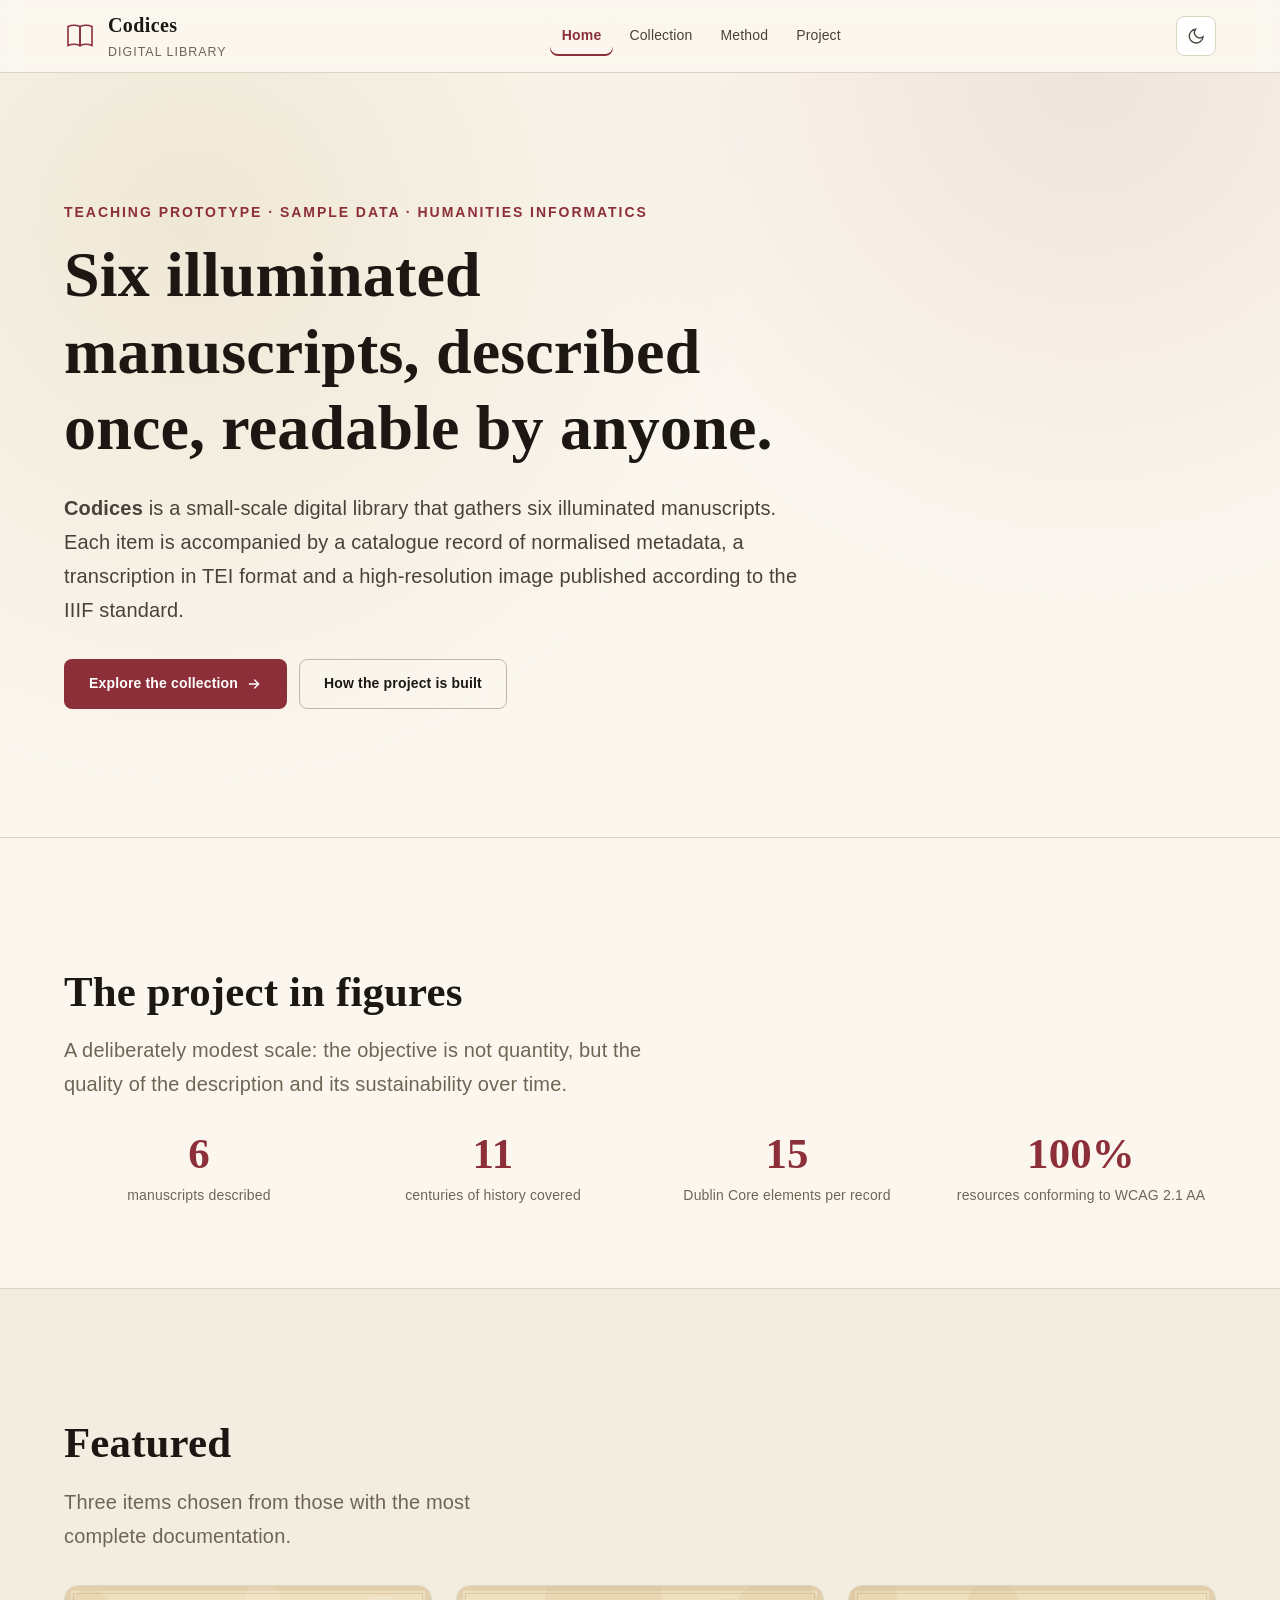
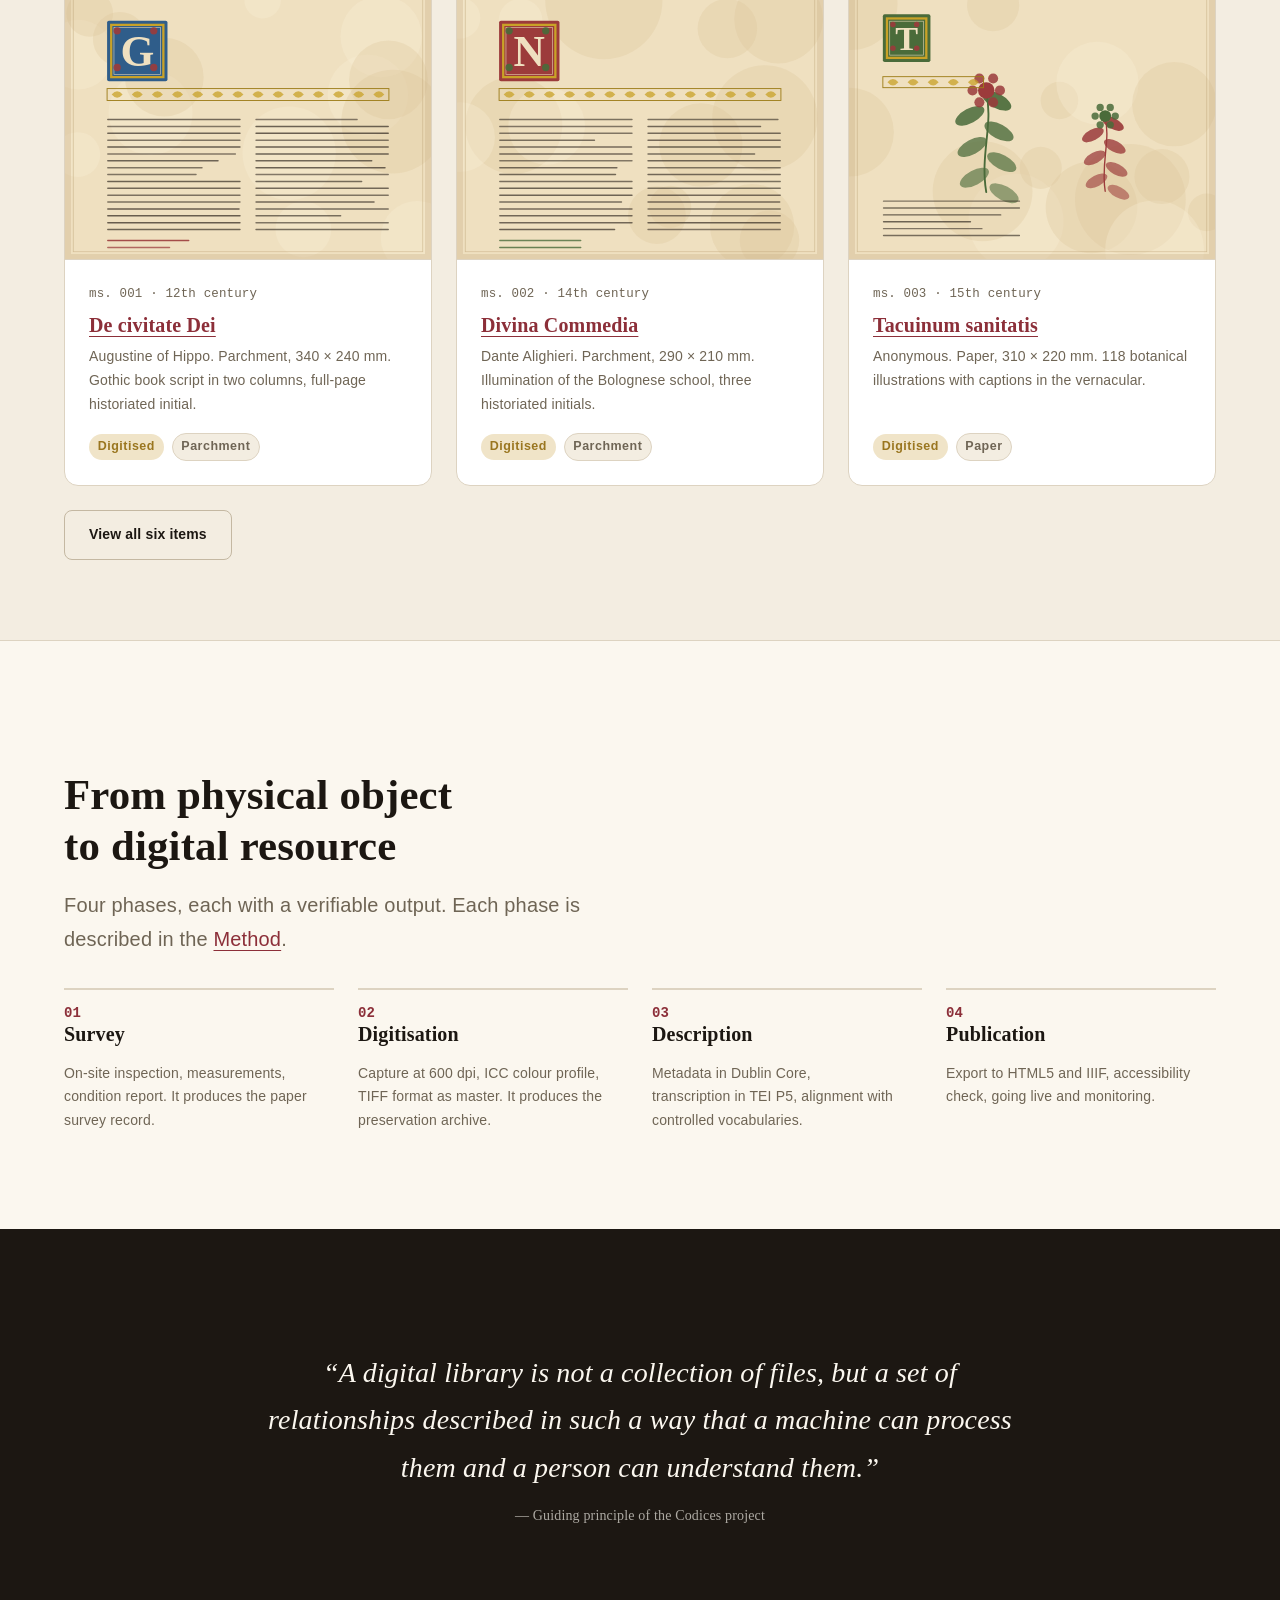
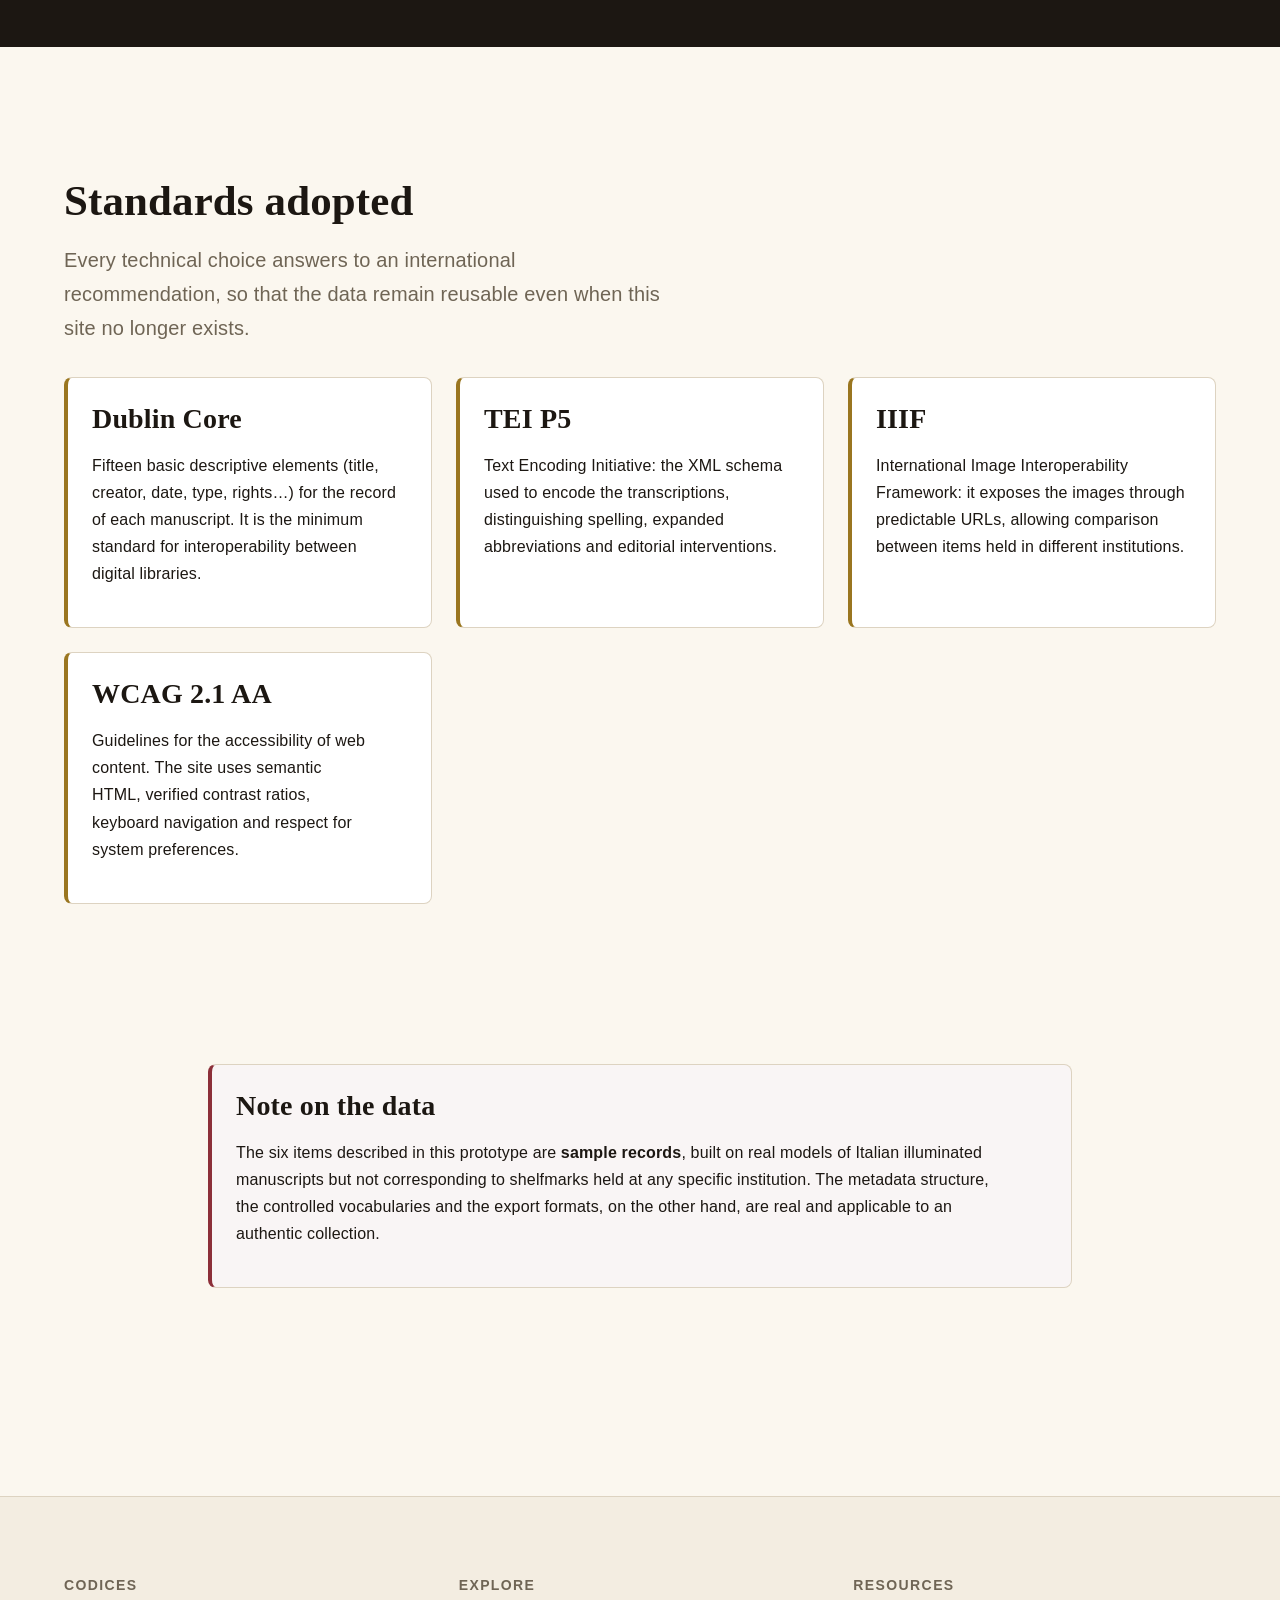
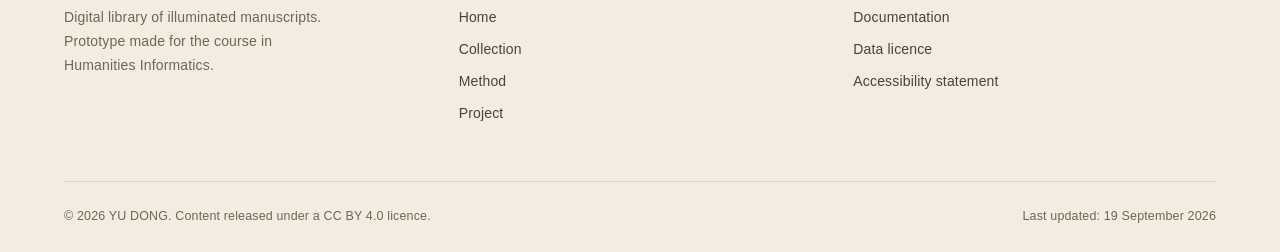
<file: site/index.html>
<!DOCTYPE html>
<html lang="en" data-tema="chiaro">
<head>
  <meta charset="UTF-8">
  <meta name="viewport" content="width=device-width, initial-scale=1">
  <title>Codices — Digital library of illuminated manuscripts</title>
  <meta name="description" content="Codices is a digital library that describes and makes accessible six illuminated manuscripts, with Dublin Core metadata, TEI transcriptions and IIIF images.">
  <meta name="author" content="YU DONG">
  <meta name="theme-color" content="#fbf7ef">

  <!-- Open Graph: how the link appears when it is shared on social media -->
  <meta property="og:type" content="website">
  <meta property="og:title" content="Codices — Digital library of illuminated manuscripts">
  <meta property="og:description" content="Six illuminated manuscripts described with normalised metadata and made accessible to all.">
  <meta property="og:locale" content="en_US">

  <link rel="icon" href="assets/favicon.svg" type="image/svg+xml">
  <link rel="stylesheet" href="css/style.css">

  <!-- The theme is applied before the first paint of the page, so the classic
       "flash" of the wrong colour on load is not visible. -->
  <script>
    (function () {
      try {
        var salvato = localStorage.getItem('codices-tema');
        var preferito = window.matchMedia('(prefers-color-scheme: dark)').matches ? 'scuro' : 'chiaro';
        document.documentElement.setAttribute('data-tema', salvato || preferito);
      } catch (e) { /* localStorage not available: the light theme is kept */ }
    })();
  </script>
</head>

<body>
  <a class="salta-al-contenuto" href="#contenuto-principale">Skip to main content</a>

  <!-- ===== Header ======================================================= -->
  <header class="intestazione">
    <div class="contenitore intestazione__interno">
      <a class="marchio" href="index.html">
        <svg class="marchio__simbolo" viewBox="0 0 32 32" fill="none" stroke="currentColor"
             stroke-width="1.6" aria-hidden="true">
          <path d="M4 6.5c4-1.6 8-1.6 12 0v19c-4-1.6-8-1.6-12 0z"/>
          <path d="M28 6.5c-4-1.6-8-1.6-12 0v19c4-1.6 8-1.6 12 0z"/>
          <path d="M16 6.5v19" stroke-width="1"/>
        </svg>
        <span>
          Codices
          <span class="marchio__sottotitolo">Digital library</span>
        </span>
      </a>

      <nav class="nav" id="nav-principale" aria-label="Main navigation">
        <ul class="nav__elenco">
          <li><a class="nav__voce" href="index.html" aria-current="page">Home</a></li>
          <li><a class="nav__voce" href="collezione.html">Collection</a></li>
          <li><a class="nav__voce" href="metodo.html">Method</a></li>
          <li><a class="nav__voce" href="progetto.html">Project</a></li>
        </ul>
      </nav>

      <div class="azioni-intestazione">
        <button class="bottone-tema" type="button" id="bottone-tema"
                aria-label="Switch to dark theme" aria-pressed="false">
          <svg class="icona-luna" viewBox="0 0 24 24" fill="none" stroke="currentColor"
               stroke-width="1.8" stroke-linecap="round" aria-hidden="true">
            <path d="M21 12.8A9 9 0 1 1 11.2 3a7 7 0 0 0 9.8 9.8z"/>
          </svg>
          <svg class="icona-sole" viewBox="0 0 24 24" fill="none" stroke="currentColor"
               stroke-width="1.8" stroke-linecap="round" aria-hidden="true">
            <circle cx="12" cy="12" r="4"/>
            <path d="M12 2v2M12 20v2M4.9 4.9l1.4 1.4M17.7 17.7l1.4 1.4M2 12h2M20 12h2M4.9 19.1l1.4-1.4M17.7 6.3l1.4-1.4"/>
          </svg>
        </button>

        <button class="bottone-menu" type="button" id="bottone-menu"
                aria-label="Open the navigation menu" aria-expanded="false"
                aria-controls="nav-principale">
          <svg viewBox="0 0 24 24" fill="none" stroke="currentColor" stroke-width="1.8"
               stroke-linecap="round" aria-hidden="true">
            <path d="M3 6h18M3 12h18M3 18h18"/>
          </svg>
        </button>
      </div>
    </div>
  </header>

  <main id="contenuto-principale">

    <!-- ===== Opening section ============================================= -->
    <section class="eroe">
      <div class="contenitore">
        <div class="eroe__testo">
          <!-- The notice about the nature of the prototype is here, above the
               title, and not at the bottom of the page: the comprehension test
               showed that those who stop in the first seconds never reach the
               notice at the bottom. See the Communication Plan, § 9.2. -->
          <p class="occhiello">
            Teaching prototype · Sample data · Humanities Informatics
          </p>
          <h1>Six illuminated manuscripts, described once, readable by anyone.</h1>
          <p class="eroe__descrizione">
            <strong>Codices</strong> is a small-scale digital library that gathers six
            illuminated manuscripts. Each item is accompanied by a catalogue record of
            normalised metadata, a transcription in TEI format and a high-resolution
            image published according to the IIIF standard.
          </p>
          <div class="gruppo-bottoni">
            <a class="bottone" href="collezione.html">
              Explore the collection
              <svg width="16" height="16" viewBox="0 0 24 24" fill="none" stroke="currentColor"
                   stroke-width="2" stroke-linecap="round" aria-hidden="true">
                <path d="M5 12h14M13 6l6 6-6 6"/>
              </svg>
            </a>
            <a class="bottone bottone--secondario" href="metodo.html">How the project is built</a>
          </div>
        </div>
      </div>
    </section>

    <!-- ===== Project figures ============================================= -->
    <section class="sezione" aria-labelledby="titolo-numeri">
      <div class="contenitore">
        <div class="intestazione-sezione">
          <h2 id="titolo-numeri">The project in figures</h2>
          <p class="sottotitolo">
            A deliberately modest scale: the objective is not quantity,
            but the quality of the description and its sustainability over time.
          </p>
        </div>

        <ul class="statistiche">
          <li class="statistica">
            <span class="statistica__numero">6</span>
            <span class="statistica__etichetta">manuscripts described</span>
          </li>
          <li class="statistica">
            <span class="statistica__numero">11</span>
            <span class="statistica__etichetta">centuries of history covered</span>
          </li>
          <li class="statistica">
            <span class="statistica__numero">15</span>
            <span class="statistica__etichetta">Dublin Core elements per record</span>
          </li>
          <li class="statistica">
            <span class="statistica__numero">100%</span>
            <span class="statistica__etichetta">resources conforming to WCAG 2.1 AA</span>
          </li>
        </ul>
      </div>
    </section>

    <!-- ===== Featured records =========================================== -->
    <section class="sezione sezione--alt" aria-labelledby="titolo-evidenza">
      <div class="contenitore">
        <div class="intestazione-sezione">
          <h2 id="titolo-evidenza">Featured</h2>
          <p class="sottotitolo">
            Three items chosen from those with the most complete documentation.
          </p>
        </div>

        <div class="griglia">

          <article class="scheda">
            <img class="scheda__immagine" src="assets/codice-01.svg"
                 alt="Illuminated page with a historiated initial in gold and red on a blue ground">
            <div class="scheda__corpo">
              <p class="scheda__segnatura">ms. 001 · 12th century</p>
              <h3 class="scheda__titolo">
                <a href="scheda.html">De civitate Dei</a>
              </h3>
              <p class="scheda__meta">
                Augustine of Hippo. Parchment, 340 × 240 mm. Gothic book script
                in two columns, full-page historiated initial.
              </p>
              <div class="scheda__footer">
                <span class="badge">Digitised</span>
                <span class="badge badge--neutro">Parchment</span>
              </div>
            </div>
          </article>

          <article class="scheda">
            <img class="scheda__immagine" src="assets/codice-02.svg"
                 alt="Manuscript page with an initial decorated with foliate motifs">
            <div class="scheda__corpo">
              <p class="scheda__segnatura">ms. 002 · 14th century</p>
              <h3 class="scheda__titolo">
                <a href="scheda.html">Divina Commedia</a>
              </h3>
              <p class="scheda__meta">
                Dante Alighieri. Parchment, 290 × 210 mm. Illumination of the
                Bolognese school, three historiated initials.
              </p>
              <div class="scheda__footer">
                <span class="badge">Digitised</span>
                <span class="badge badge--neutro">Parchment</span>
              </div>
            </div>
          </article>

          <article class="scheda">
            <img class="scheda__immagine" src="assets/codice-03.svg"
                 alt="Herbarium page with coloured botanical illustrations">
            <div class="scheda__corpo">
              <p class="scheda__segnatura">ms. 003 · 15th century</p>
              <h3 class="scheda__titolo">
                <a href="scheda.html">Tacuinum sanitatis</a>
              </h3>
              <p class="scheda__meta">
                Anonymous. Paper, 310 × 220 mm. 118 botanical illustrations with
                captions in the vernacular.
              </p>
              <div class="scheda__footer">
                <span class="badge">Digitised</span>
                <span class="badge badge--neutro">Paper</span>
              </div>
            </div>
          </article>

        </div>

        <div class="gruppo-bottoni">
          <a class="bottone bottone--secondario" href="collezione.html">View all six items</a>
        </div>
      </div>
    </section>

    <!-- ===== How it works =============================================== -->
    <section class="sezione" aria-labelledby="titolo-passi">
      <div class="contenitore">
        <div class="intestazione-sezione">
          <h2 id="titolo-passi">From physical object to digital resource</h2>
          <p class="sottotitolo">
            Four phases, each with a verifiable output. Each phase is described
            in the <a href="metodo.html">Method</a>.
          </p>
        </div>

        <ol class="passi">
          <li>
            <h3>Survey</h3>
            <p>
              On-site inspection, measurements, condition report. It produces the
              paper survey record.
            </p>
          </li>
          <li>
            <h3>Digitisation</h3>
            <p>
              Capture at 600 dpi, ICC colour profile, TIFF format as master.
              It produces the preservation archive.
            </p>
          </li>
          <li>
            <h3>Description</h3>
            <p>
              Metadata in Dublin Core, transcription in TEI P5, alignment
              with controlled vocabularies.
            </p>
          </li>
          <li>
            <h3>Publication</h3>
            <p>
              Export to HTML5 and IIIF, accessibility check, going
              live and monitoring.
            </p>
          </li>
        </ol>
      </div>
    </section>

    <!-- ===== Quotation ================================================== -->
    <section class="fascia-citazione">
      <div class="contenitore">
        <blockquote>
          “A digital library is not a collection of files, but a set of
          relationships described in such a way that a machine can process them
          and a person can understand them.”
          <cite>— Guiding principle of the Codices project</cite>
        </blockquote>
      </div>
    </section>

    <!-- ===== Methodological note ======================================== -->
    <section class="sezione" aria-labelledby="titolo-strumenti">
      <div class="contenitore">
        <div class="intestazione-sezione">
          <h2 id="titolo-strumenti">Standards adopted</h2>
          <p class="sottotitolo">
            Every technical choice answers to an international recommendation,
            so that the data remain reusable even when this site
            no longer exists.
          </p>
        </div>

        <div class="griglia griglia--2">

          <div class="riquadro">
            <h3>Dublin Core</h3>
            <p>
              Fifteen basic descriptive elements (title, creator, date,
              type, rights…) for the record of each manuscript. It is the
              minimum standard for interoperability between digital libraries.
            </p>
          </div>

          <div class="riquadro">
            <h3>TEI P5</h3>
            <p>
              Text Encoding Initiative: the XML schema used to encode the
              transcriptions, distinguishing spelling, expanded abbreviations
              and editorial interventions.
            </p>
          </div>

          <div class="riquadro">
            <h3>IIIF</h3>
            <p>
              International Image Interoperability Framework: it exposes the
              images through predictable URLs, allowing comparison between items
              held in different institutions.
            </p>
          </div>

          <div class="riquadro">
            <h3>WCAG 2.1 AA</h3>
            <p>
              Guidelines for the accessibility of web content. The site uses
              semantic HTML, verified contrast ratios, keyboard navigation and
              respect for system preferences.
            </p>
          </div>

        </div>
      </div>
    </section>

    <!-- ===== Notice on the nature of the data =========================== -->
    <section class="sezione">
      <div class="contenitore contenitore--stretto">
        <div class="riquadro riquadro--attenzione">
          <h3>Note on the data</h3>
          <p>
            The six items described in this prototype are <strong>sample
            records</strong>, built on real models of Italian illuminated
            manuscripts but not corresponding to shelfmarks held at any specific
            institution. The metadata structure, the controlled
            vocabularies and the export formats, on the other hand, are real and
            applicable to an authentic collection.
          </p>
        </div>
      </div>
    </section>

  </main>

  <!-- ===== Footer ======================================================= -->
  <footer class="pie">
    <div class="contenitore">
      <div class="pie__griglia">
        <div>
          <h2>Codices</h2>
          <p class="pie__descrizione">
            Digital library of illuminated manuscripts. Prototype made
            for the course in Humanities Informatics.
          </p>
        </div>
        <div>
          <h3>Explore</h3>
          <ul>
            <li><a href="index.html">Home</a></li>
            <li><a href="collezione.html">Collection</a></li>
            <li><a href="metodo.html">Method</a></li>
            <li><a href="progetto.html">Project</a></li>
          </ul>
        </div>
        <div>
          <h3>Resources</h3>
          <ul>
            <li><a href="progetto.html#documentazione">Documentation</a></li>
            <li><a href="progetto.html#licenza">Data licence</a></li>
            <li><a href="metodo.html#accessibilita">Accessibility statement</a></li>
          </ul>
        </div>
      </div>

      <div class="pie__nota">
        <p>© 2026 YU DONG. Content released under a CC BY 4.0 licence.</p>
        <p>Last updated: <time datetime="2026-09-19">19 September 2026</time></p>
      </div>
    </div>
  </footer>

  <script src="js/main.js"></script>
</body>
</html>
</file>
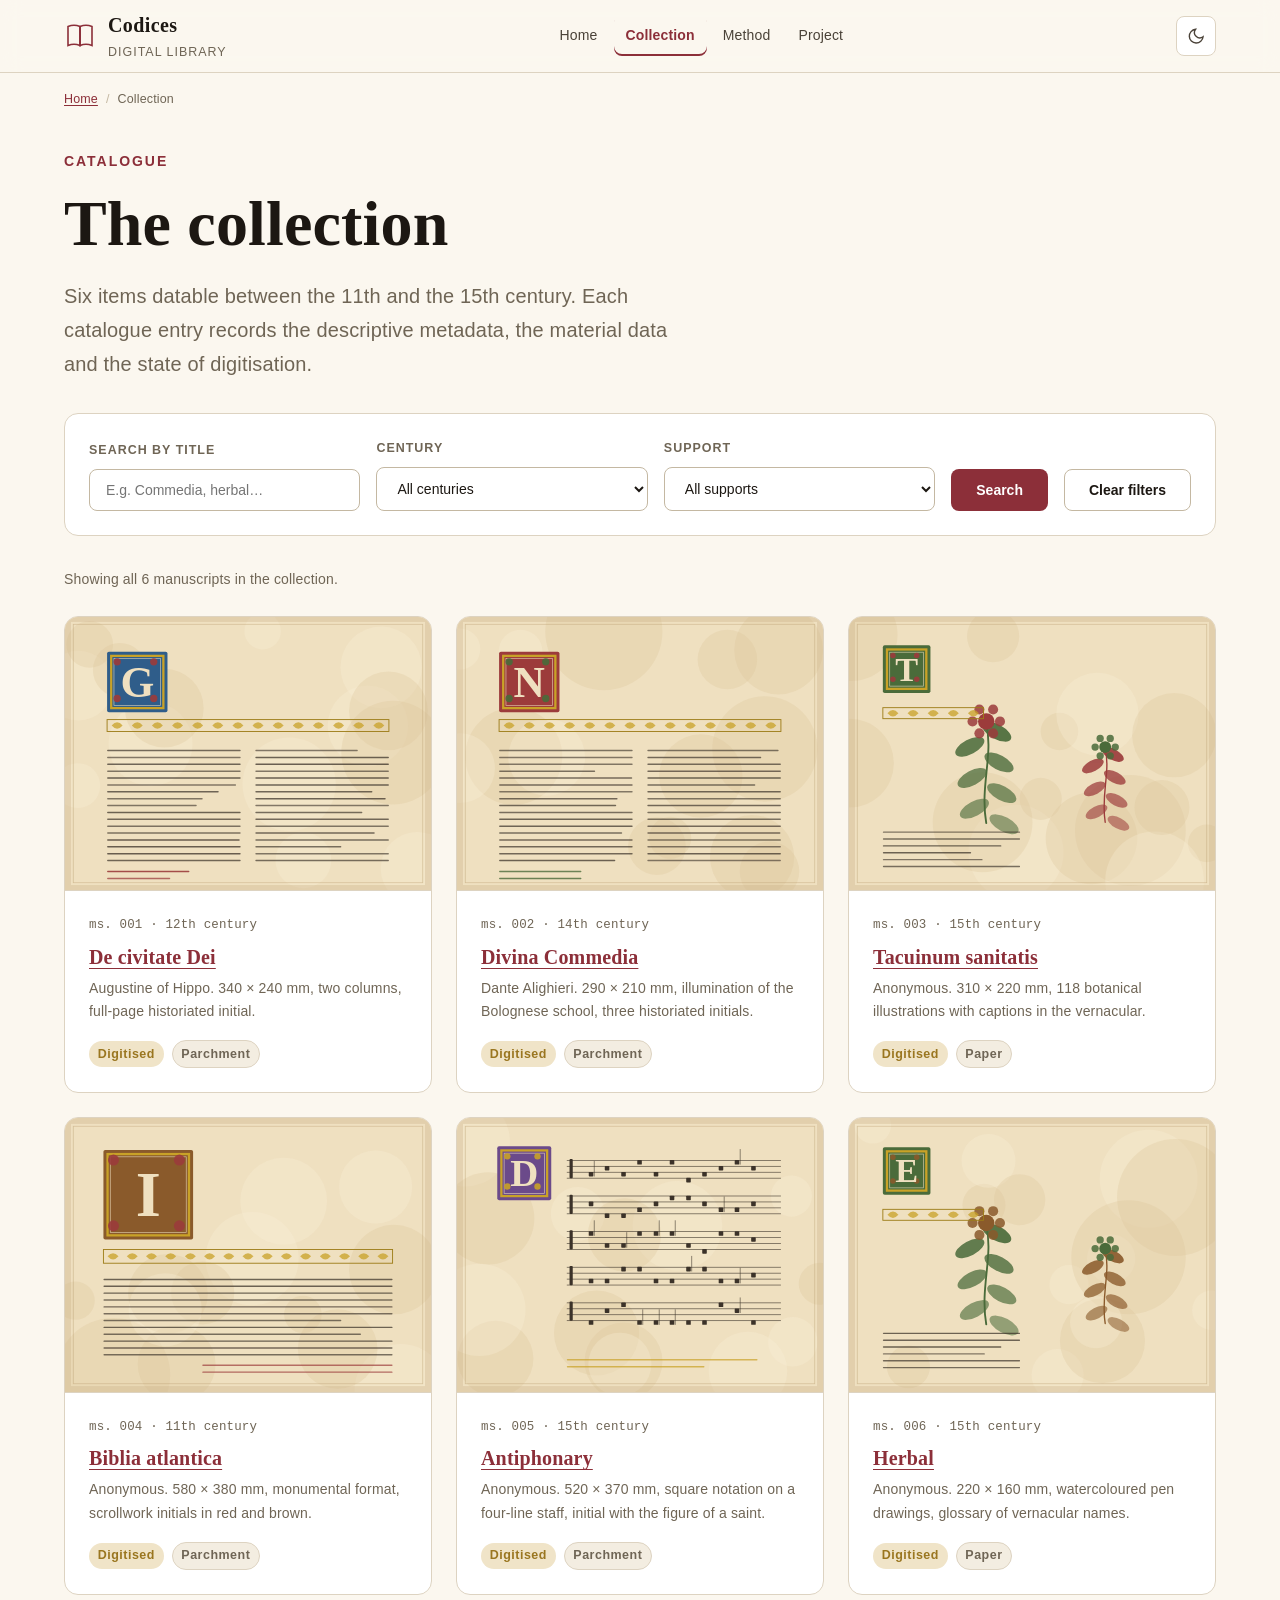
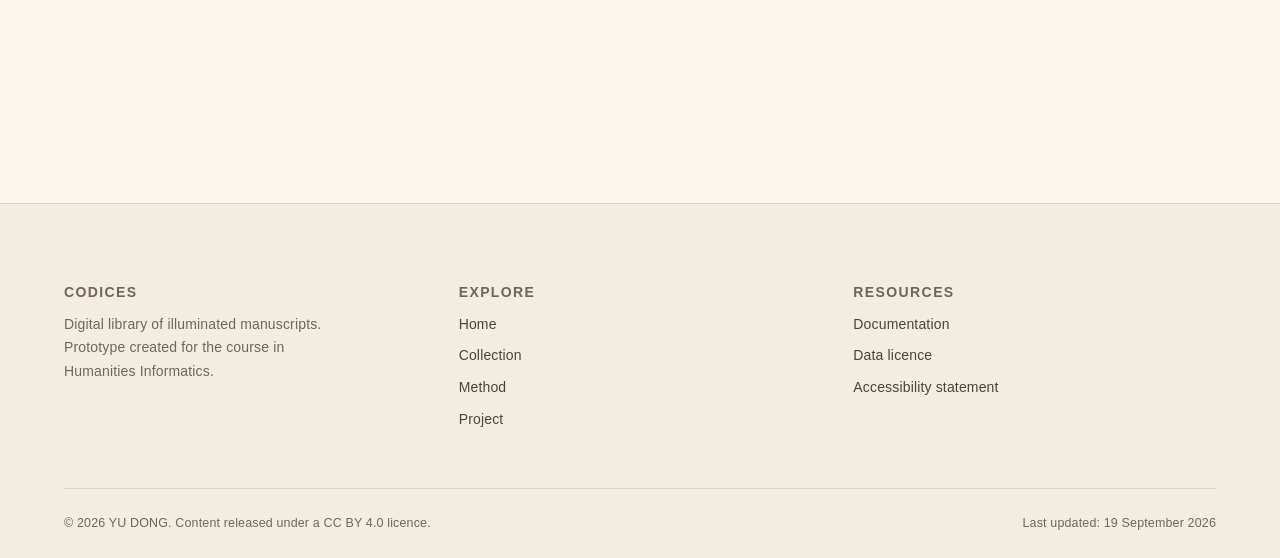
<file: site/collezione.html>
<!DOCTYPE html>
<html lang="en" data-tema="chiaro">
<head>
  <meta charset="UTF-8">
  <meta name="viewport" content="width=device-width, initial-scale=1">
  <title>Collection — Codices</title>
  <meta name="description" content="The six illuminated manuscripts of the Codices digital library, with filters by century and writing support.">
  <meta name="author" content="YU DONG">
  <meta name="theme-color" content="#fbf7ef">
  <link rel="icon" href="assets/favicon.svg" type="image/svg+xml">
  <link rel="stylesheet" href="css/style.css">
  <script>
    (function () {
      try {
        var salvato = localStorage.getItem('codices-tema');
        var preferito = window.matchMedia('(prefers-color-scheme: dark)').matches ? 'scuro' : 'chiaro';
        document.documentElement.setAttribute('data-tema', salvato || preferito);
      } catch (e) {}
    })();
  </script>
</head>

<body>
  <a class="salta-al-contenuto" href="#contenuto-principale">Skip to main content</a>

  <header class="intestazione">
    <div class="contenitore intestazione__interno">
      <a class="marchio" href="index.html">
        <svg class="marchio__simbolo" viewBox="0 0 32 32" fill="none" stroke="currentColor"
             stroke-width="1.6" aria-hidden="true">
          <path d="M4 6.5c4-1.6 8-1.6 12 0v19c-4-1.6-8-1.6-12 0z"/>
          <path d="M28 6.5c-4-1.6-8-1.6-12 0v19c4-1.6 8-1.6 12 0z"/>
          <path d="M16 6.5v19" stroke-width="1"/>
        </svg>
        <span>
          Codices
          <span class="marchio__sottotitolo">Digital library</span>
        </span>
      </a>

      <nav class="nav" id="nav-principale" aria-label="Main navigation">
        <ul class="nav__elenco">
          <li><a class="nav__voce" href="index.html">Home</a></li>
          <li><a class="nav__voce" href="collezione.html" aria-current="page">Collection</a></li>
          <li><a class="nav__voce" href="metodo.html">Method</a></li>
          <li><a class="nav__voce" href="progetto.html">Project</a></li>
        </ul>
      </nav>

      <div class="azioni-intestazione">
        <button class="bottone-tema" type="button" id="bottone-tema"
                aria-label="Switch to dark theme" aria-pressed="false">
          <svg class="icona-luna" viewBox="0 0 24 24" fill="none" stroke="currentColor"
               stroke-width="1.8" stroke-linecap="round" aria-hidden="true">
            <path d="M21 12.8A9 9 0 1 1 11.2 3a7 7 0 0 0 9.8 9.8z"/>
          </svg>
          <svg class="icona-sole" viewBox="0 0 24 24" fill="none" stroke="currentColor"
               stroke-width="1.8" stroke-linecap="round" aria-hidden="true">
            <circle cx="12" cy="12" r="4"/>
            <path d="M12 2v2M12 20v2M4.9 4.9l1.4 1.4M17.7 17.7l1.4 1.4M2 12h2M20 12h2M4.9 19.1l1.4-1.4M17.7 6.3l1.4-1.4"/>
          </svg>
        </button>
        <button class="bottone-menu" type="button" id="bottone-menu"
                aria-label="Open the navigation menu" aria-expanded="false"
                aria-controls="nav-principale">
          <svg viewBox="0 0 24 24" fill="none" stroke="currentColor" stroke-width="1.8"
               stroke-linecap="round" aria-hidden="true">
            <path d="M3 6h18M3 12h18M3 18h18"/>
          </svg>
        </button>
      </div>
    </div>
  </header>

  <main id="contenuto-principale">

    <div class="contenitore">
      <nav class="briciole" aria-label="Breadcrumb trail">
        <ol>
          <li><a href="index.html">Home</a></li>
          <li aria-current="page">Collection</li>
        </ol>
      </nav>
    </div>

    <section class="sezione sezione--continua" aria-labelledby="titolo-collezione">
      <div class="contenitore">
        <div class="intestazione-sezione">
          <p class="occhiello">Catalogue</p>
          <h1 id="titolo-collezione">The collection</h1>
          <p class="sottotitolo">
            Six items datable between the 11th and the 15th century. Each
            catalogue entry records the descriptive metadata, the material
            data and the state of digitisation.
          </p>
        </div>

        <!-- ===== Filters ================================================== -->
        <form class="filtri" id="filtri" role="search" aria-label="Filter the collection">
          <div class="campo">
            <label for="filtro-testo">Search by title</label>
            <input type="search" id="filtro-testo" name="q"
                   placeholder="E.g. Commedia, herbal…" autocomplete="off">
          </div>

          <div class="campo">
            <label for="filtro-secolo">Century</label>
            <select id="filtro-secolo" name="secolo">
              <option value="">All centuries</option>
              <option value="11">11th century</option>
              <option value="12">12th century</option>
              <option value="14">14th century</option>
              <option value="15">15th century</option>
            </select>
          </div>

          <div class="campo">
            <label for="filtro-supporto">Support</label>
            <select id="filtro-supporto" name="supporto">
              <option value="">All supports</option>
              <option value="Pergamena">Parchment</option>
              <option value="Carta">Paper</option>
            </select>
          </div>

          <!-- The filter is already applied while typing, but the form still
               needs a submit button: without it the Enter key has no effect
               and the form does not satisfy WCAG criterion H32. The handler in
               main.js cancels the actual submission and reapplies the filter. -->
          <button class="bottone" type="submit">Search</button>

          <button class="bottone bottone--secondario" type="reset" id="azzera-filtri">
            Clear filters
          </button>
        </form>

        <!-- Region announced by screen readers on every filter change: it
             reports how many results remain without moving the focus.
             aria-live="polite" makes the message wait for the reader's pause
             instead of interrupting it. -->
        <p class="conteggio-risultati" id="conteggio" role="status" aria-live="polite"></p>

        <div class="griglia" id="elenco-schede">

          <article class="scheda" data-titolo="de civitate dei" data-secolo="12" data-supporto="Pergamena">
            <img class="scheda__immagine" src="assets/codice-01.svg"
                 alt="Illuminated page with a historiated initial in gold and red on a blue ground">
            <div class="scheda__corpo">
              <p class="scheda__segnatura">ms. 001 · 12th century</p>
              <h3 class="scheda__titolo"><a href="scheda.html">De civitate Dei</a></h3>
              <p class="scheda__meta">
                Augustine of Hippo. 340 × 240 mm, two columns, full-page
                historiated initial.
              </p>
              <div class="scheda__footer">
                <span class="badge">Digitised</span>
                <span class="badge badge--neutro">Parchment</span>
              </div>
            </div>
          </article>

          <article class="scheda" data-titolo="divina commedia" data-secolo="14" data-supporto="Pergamena">
            <img class="scheda__immagine" src="assets/codice-02.svg"
                 alt="Manuscript page with a decorated initial in foliate motifs">
            <div class="scheda__corpo">
              <p class="scheda__segnatura">ms. 002 · 14th century</p>
              <h3 class="scheda__titolo"><a href="scheda.html">Divina Commedia</a></h3>
              <p class="scheda__meta">
                Dante Alighieri. 290 × 210 mm, illumination of the Bolognese
                school, three historiated initials.
              </p>
              <div class="scheda__footer">
                <span class="badge">Digitised</span>
                <span class="badge badge--neutro">Parchment</span>
              </div>
            </div>
          </article>

          <article class="scheda" data-titolo="tacuinum sanitatis" data-secolo="15" data-supporto="Carta">
            <img class="scheda__immagine" src="assets/codice-03.svg"
                 alt="Herbal page with coloured botanical illustrations">
            <div class="scheda__corpo">
              <p class="scheda__segnatura">ms. 003 · 15th century</p>
              <h3 class="scheda__titolo"><a href="scheda.html">Tacuinum sanitatis</a></h3>
              <p class="scheda__meta">
                Anonymous. 310 × 220 mm, 118 botanical illustrations with
                captions in the vernacular.
              </p>
              <div class="scheda__footer">
                <span class="badge">Digitised</span>
                <span class="badge badge--neutro">Paper</span>
              </div>
            </div>
          </article>

          <article class="scheda" data-titolo="biblia atlantica" data-secolo="11" data-supporto="Pergamena">
            <img class="scheda__immagine" src="assets/codice-04.svg"
                 alt="Large Bible page with a geometric initial of scrollwork">
            <div class="scheda__corpo">
              <p class="scheda__segnatura">ms. 004 · 11th century</p>
              <h3 class="scheda__titolo"><a href="scheda.html">Biblia atlantica</a></h3>
              <p class="scheda__meta">
                Anonymous. 580 × 380 mm, monumental format, scrollwork
                initials in red and brown.
              </p>
              <div class="scheda__footer">
                <span class="badge">Digitised</span>
                <span class="badge badge--neutro">Parchment</span>
              </div>
            </div>
          </article>

          <article class="scheda" data-titolo="antiphonary" data-secolo="15" data-supporto="Pergamena">
            <img class="scheda__immagine" src="assets/codice-05.svg"
                 alt="Antiphonary page with square musical notation and an illuminated initial">
            <div class="scheda__corpo">
              <p class="scheda__segnatura">ms. 005 · 15th century</p>
              <h3 class="scheda__titolo"><a href="scheda.html">Antiphonary</a></h3>
              <p class="scheda__meta">
                Anonymous. 520 × 370 mm, square notation on a four-line staff,
                initial with the figure of a saint.
              </p>
              <div class="scheda__footer">
                <span class="badge">Digitised</span>
                <span class="badge badge--neutro">Parchment</span>
              </div>
            </div>
          </article>

          <article class="scheda" data-titolo="herbal" data-secolo="15" data-supporto="Carta">
            <img class="scheda__immagine" src="assets/codice-06.svg"
                 alt="Late medieval herbal page with a medicinal plant drawn in pen">
            <div class="scheda__corpo">
              <p class="scheda__segnatura">ms. 006 · 15th century</p>
              <h3 class="scheda__titolo"><a href="scheda.html">Herbal</a></h3>
              <p class="scheda__meta">
                Anonymous. 220 × 160 mm, watercoloured pen drawings,
                glossary of vernacular names.
              </p>
              <div class="scheda__footer">
                <span class="badge">Digitised</span>
                <span class="badge badge--neutro">Paper</span>
              </div>
            </div>
          </article>

        </div>

        <!-- Message shown by JavaScript when no catalogue entry
             matches the search criteria. -->
        <div class="messaggio-vuoto" id="nessun-risultato" hidden>
          <p><strong>No manuscript matches the given criteria.</strong></p>
          <p>Try removing one of the filters or searching for a more general term.</p>
        </div>

      </div>
    </section>

  </main>

  <footer class="pie">
    <div class="contenitore">
      <div class="pie__griglia">
        <div>
          <h2>Codices</h2>
          <p class="pie__descrizione">
            Digital library of illuminated manuscripts. Prototype created
            for the course in Humanities Informatics.
          </p>
        </div>
        <div>
          <h3>Explore</h3>
          <ul>
            <li><a href="index.html">Home</a></li>
            <li><a href="collezione.html">Collection</a></li>
            <li><a href="metodo.html">Method</a></li>
            <li><a href="progetto.html">Project</a></li>
          </ul>
        </div>
        <div>
          <h3>Resources</h3>
          <ul>
            <li><a href="progetto.html#documentazione">Documentation</a></li>
            <li><a href="progetto.html#licenza">Data licence</a></li>
            <li><a href="metodo.html#accessibilita">Accessibility statement</a></li>
          </ul>
        </div>
      </div>

      <div class="pie__nota">
        <p>© 2026 YU DONG. Content released under a CC BY 4.0 licence.</p>
        <p>Last updated: <time datetime="2026-09-19">19 September 2026</time></p>
      </div>
    </div>
  </footer>

  <script src="js/main.js"></script>
</body>
</html>
</file>
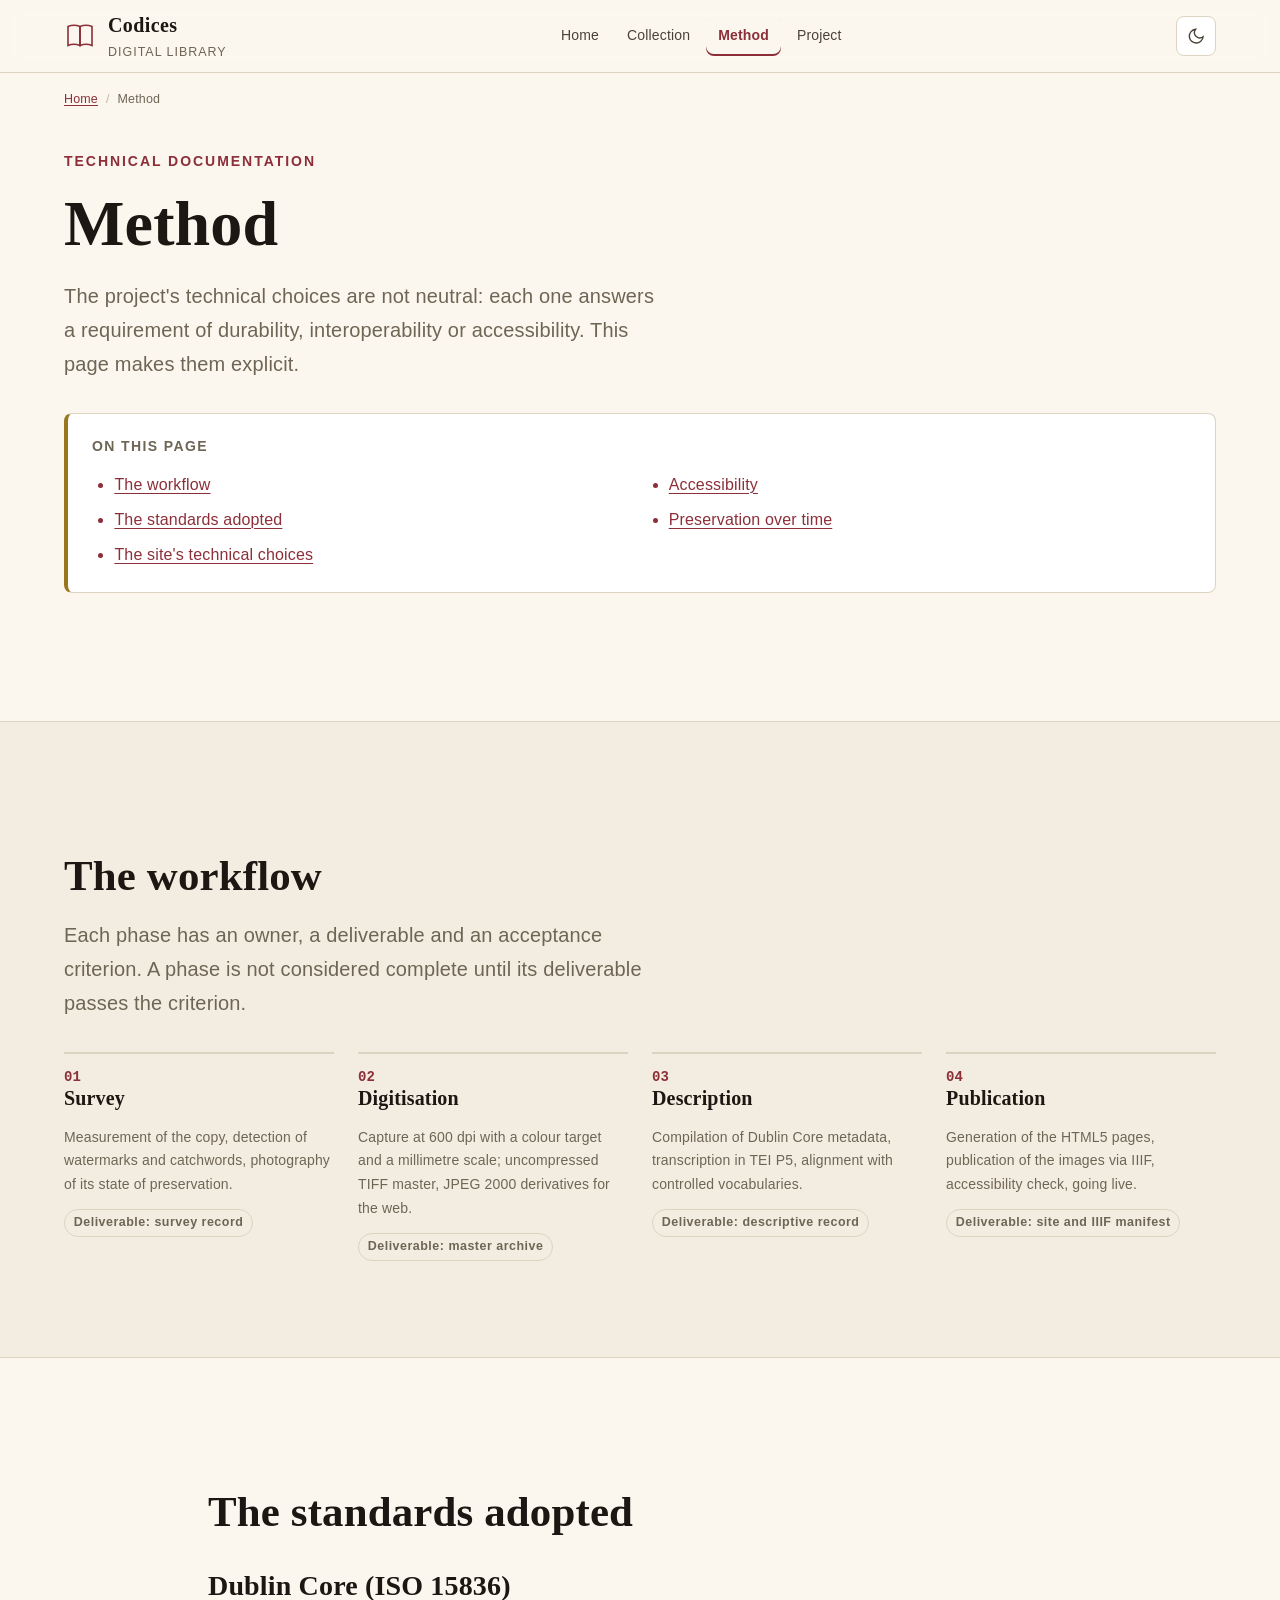
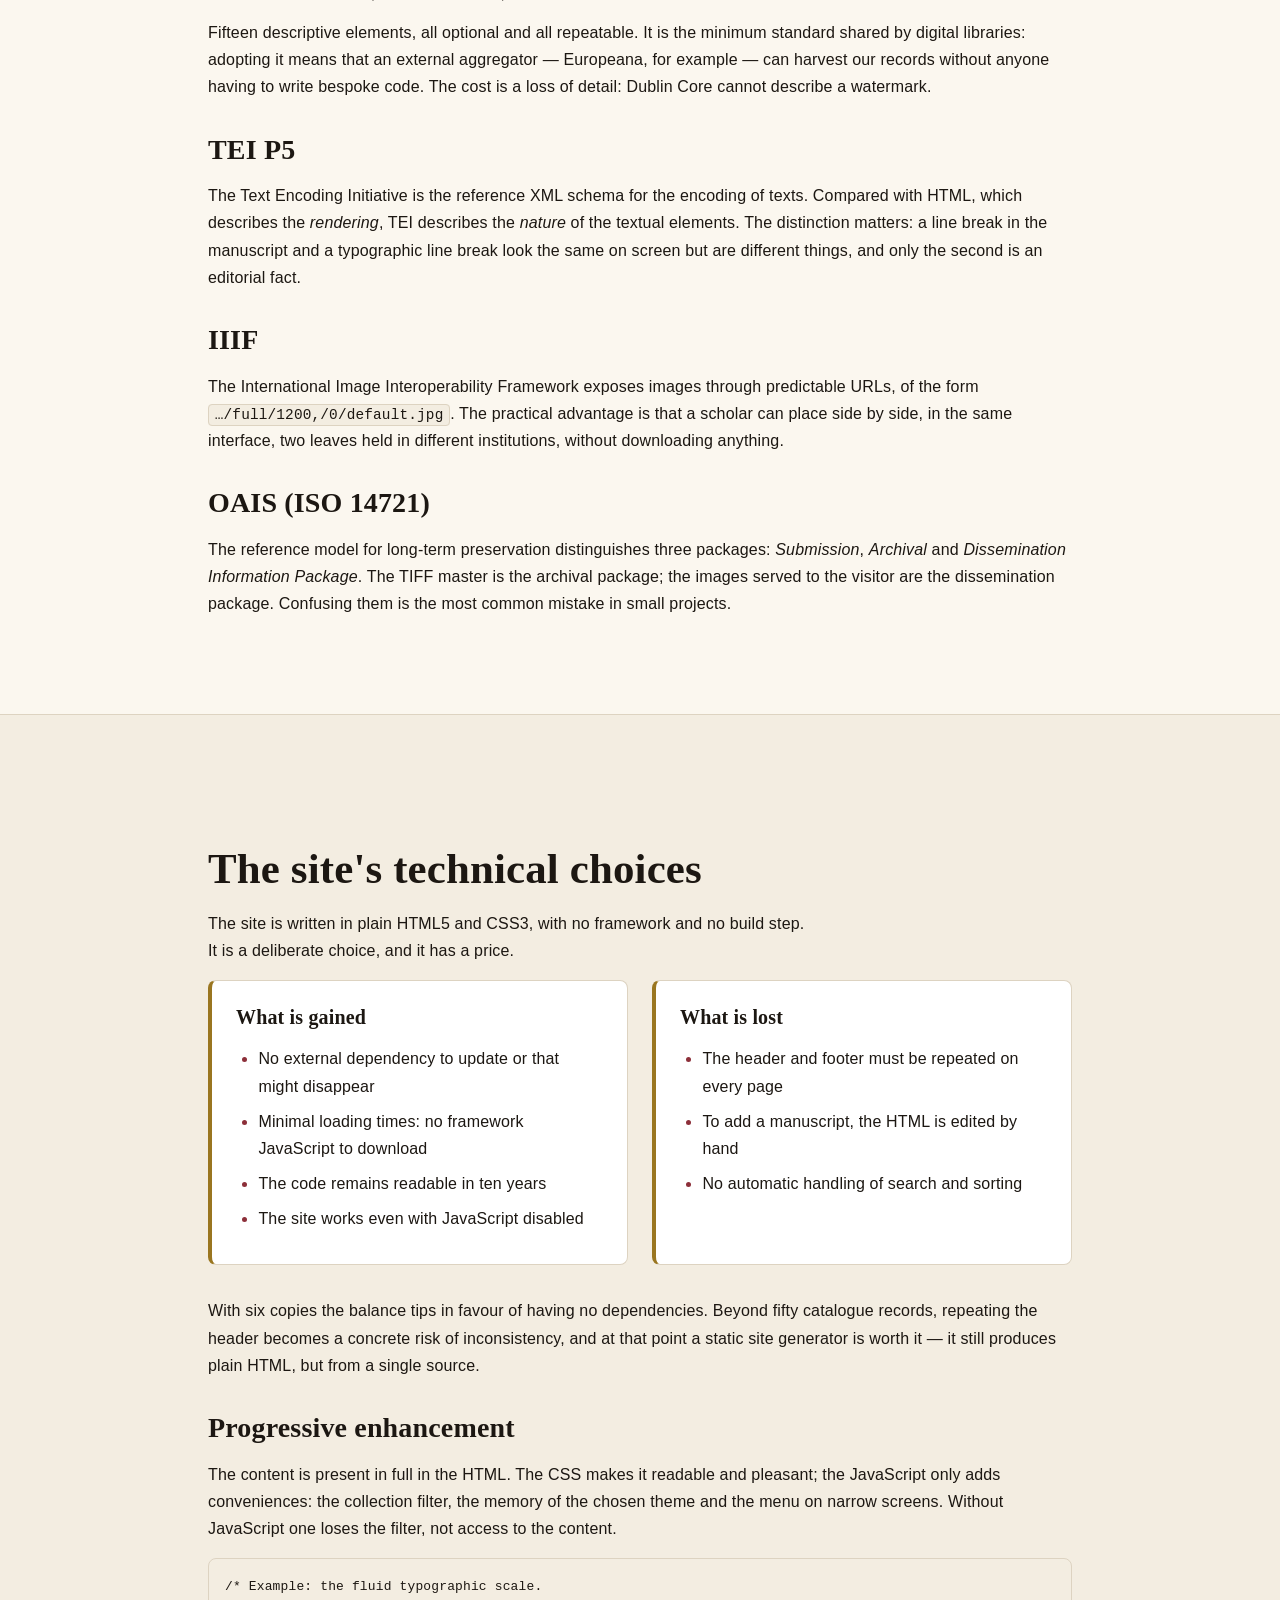
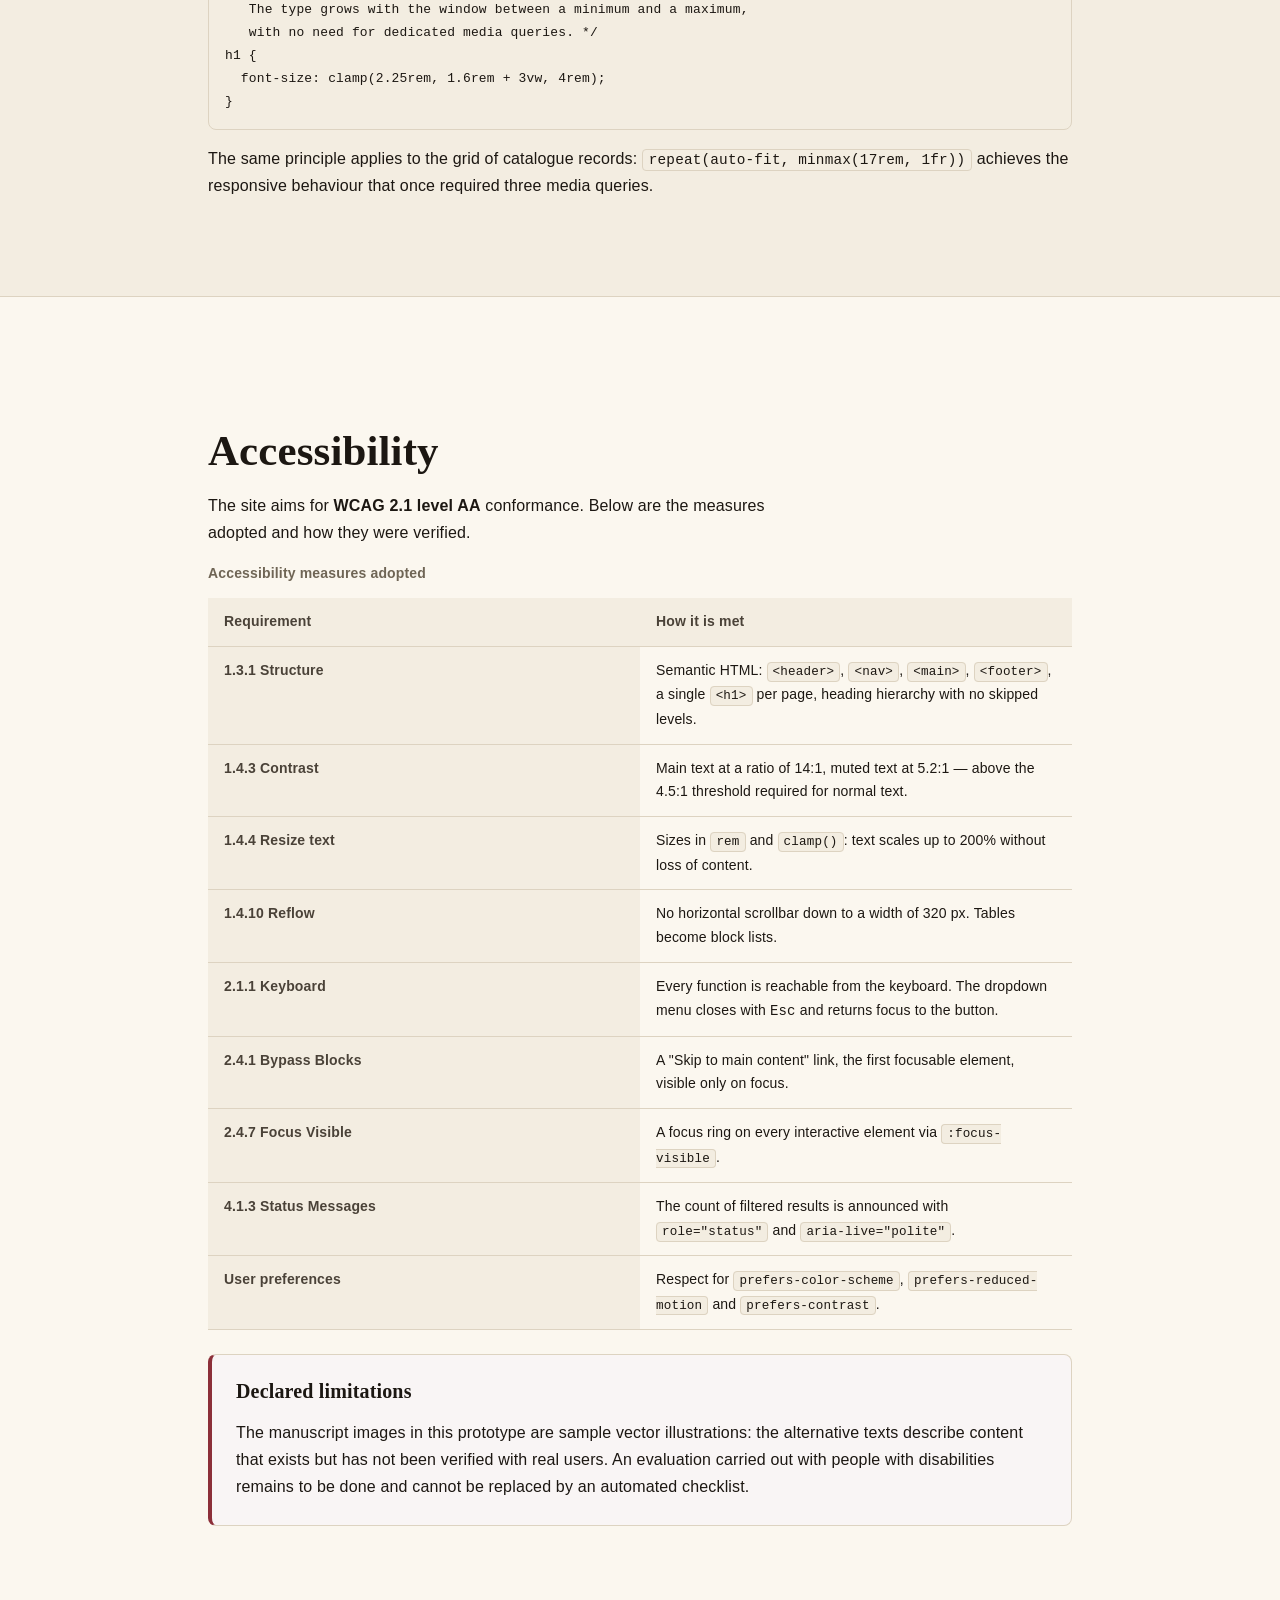
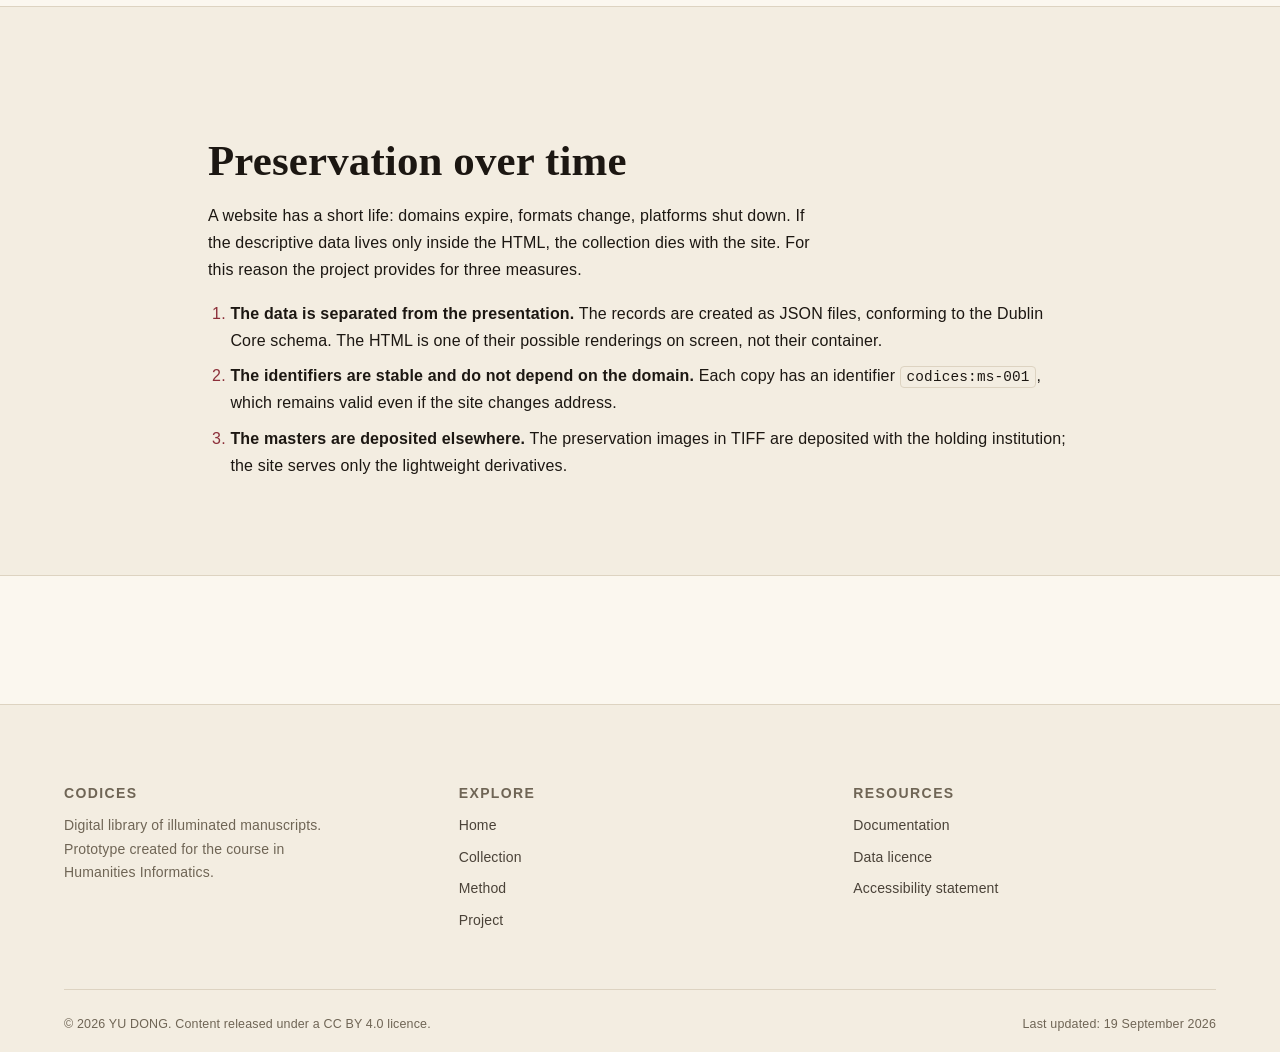
<file: site/metodo.html>
<!DOCTYPE html>
<html lang="en" data-tema="chiaro">
<head>
  <meta charset="UTF-8">
  <meta name="viewport" content="width=device-width, initial-scale=1">
  <title>Method — Codices</title>
  <meta name="description" content="The working method of the Codices project: metadata standards, digitisation workflow, technical choices and accessibility statement.">
  <meta name="author" content="YU DONG">
  <meta name="theme-color" content="#fbf7ef">
  <link rel="icon" href="assets/favicon.svg" type="image/svg+xml">
  <link rel="stylesheet" href="css/style.css">
  <script>
    (function () {
      try {
        var salvato = localStorage.getItem('codices-tema');
        var preferito = window.matchMedia('(prefers-color-scheme: dark)').matches ? 'scuro' : 'chiaro';
        document.documentElement.setAttribute('data-tema', salvato || preferito);
      } catch (e) {}
    })();
  </script>
</head>

<body>
  <a class="salta-al-contenuto" href="#contenuto-principale">Skip to main content</a>

  <header class="intestazione">
    <div class="contenitore intestazione__interno">
      <a class="marchio" href="index.html">
        <svg class="marchio__simbolo" viewBox="0 0 32 32" fill="none" stroke="currentColor"
             stroke-width="1.6" aria-hidden="true">
          <path d="M4 6.5c4-1.6 8-1.6 12 0v19c-4-1.6-8-1.6-12 0z"/>
          <path d="M28 6.5c-4-1.6-8-1.6-12 0v19c4-1.6 8-1.6 12 0z"/>
          <path d="M16 6.5v19" stroke-width="1"/>
        </svg>
        <span>
          Codices
          <span class="marchio__sottotitolo">Digital library</span>
        </span>
      </a>

      <nav class="nav" id="nav-principale" aria-label="Main navigation">
        <ul class="nav__elenco">
          <li><a class="nav__voce" href="index.html">Home</a></li>
          <li><a class="nav__voce" href="collezione.html">Collection</a></li>
          <li><a class="nav__voce" href="metodo.html" aria-current="page">Method</a></li>
          <li><a class="nav__voce" href="progetto.html">Project</a></li>
        </ul>
      </nav>

      <div class="azioni-intestazione">
        <button class="bottone-tema" type="button" id="bottone-tema"
                aria-label="Switch to dark theme" aria-pressed="false">
          <svg class="icona-luna" viewBox="0 0 24 24" fill="none" stroke="currentColor"
               stroke-width="1.8" stroke-linecap="round" aria-hidden="true">
            <path d="M21 12.8A9 9 0 1 1 11.2 3a7 7 0 0 0 9.8 9.8z"/>
          </svg>
          <svg class="icona-sole" viewBox="0 0 24 24" fill="none" stroke="currentColor"
               stroke-width="1.8" stroke-linecap="round" aria-hidden="true">
            <circle cx="12" cy="12" r="4"/>
            <path d="M12 2v2M12 20v2M4.9 4.9l1.4 1.4M17.7 17.7l1.4 1.4M2 12h2M20 12h2M4.9 19.1l1.4-1.4M17.7 6.3l1.4-1.4"/>
          </svg>
        </button>
        <button class="bottone-menu" type="button" id="bottone-menu"
                aria-label="Open the navigation menu" aria-expanded="false"
                aria-controls="nav-principale">
          <svg viewBox="0 0 24 24" fill="none" stroke="currentColor" stroke-width="1.8"
               stroke-linecap="round" aria-hidden="true">
            <path d="M3 6h18M3 12h18M3 18h18"/>
          </svg>
        </button>
      </div>
    </div>
  </header>

  <main id="contenuto-principale">

    <div class="contenitore">
      <nav class="briciole" aria-label="Breadcrumb">
        <ol>
          <li><a href="index.html">Home</a></li>
          <li aria-current="page">Method</li>
        </ol>
      </nav>
    </div>

    <section class="sezione sezione--continua" aria-labelledby="titolo-metodo">
      <div class="contenitore">
        <div class="intestazione-sezione">
          <p class="occhiello">Technical documentation</p>
          <h1 id="titolo-metodo">Method</h1>
          <p class="sottotitolo">
            The project's technical choices are not neutral: each one answers a
            requirement of durability, interoperability or accessibility. This
            page makes them explicit.
          </p>
        </div>

        <!-- In-page table of contents: useful on long pages and for keyboard
             navigation. -->
        <nav class="riquadro riquadro--indice" aria-labelledby="titolo-indice">
          <h2 id="titolo-indice" class="riquadro__titolo">
            On this page
          </h2>
          <ul class="indice-colonne">
            <li><a href="#flusso">The workflow</a></li>
            <li><a href="#standard">The standards adopted</a></li>
            <li><a href="#scelte">The site's technical choices</a></li>
            <li><a href="#accessibilita">Accessibility</a></li>
            <li><a href="#conservazione">Preservation over time</a></li>
          </ul>
        </nav>
      </div>
    </section>

    <!-- ===== Workflow ==================================================== -->
    <section class="sezione sezione--alt" id="flusso" aria-labelledby="titolo-flusso">
      <div class="contenitore">
        <div class="intestazione-sezione">
          <h2 id="titolo-flusso">The workflow</h2>
          <p class="sottotitolo">
            Each phase has an owner, a deliverable and an acceptance criterion.
            A phase is not considered complete until its deliverable passes the
            criterion.
          </p>
        </div>

        <ol class="passi">
          <li>
            <h3>Survey</h3>
            <p>
              Measurement of the copy, detection of watermarks and catchwords,
              photography of its state of preservation.
            </p>
            <p class="passi__prodotto">
              <span class="badge badge--neutro">Deliverable: survey record</span>
            </p>
          </li>
          <li>
            <h3>Digitisation</h3>
            <p>
              Capture at 600 dpi with a colour target and a millimetre scale;
              uncompressed TIFF master, JPEG 2000 derivatives for the web.
            </p>
            <p class="passi__prodotto">
              <span class="badge badge--neutro">Deliverable: master archive</span>
            </p>
          </li>
          <li>
            <h3>Description</h3>
            <p>
              Compilation of Dublin Core metadata, transcription in TEI P5,
              alignment with controlled vocabularies.
            </p>
            <p class="passi__prodotto">
              <span class="badge badge--neutro">Deliverable: descriptive record</span>
            </p>
          </li>
          <li>
            <h3>Publication</h3>
            <p>
              Generation of the HTML5 pages, publication of the images via
              IIIF, accessibility check, going live.
            </p>
            <p class="passi__prodotto">
              <span class="badge badge--neutro">Deliverable: site and IIIF manifest</span>
            </p>
          </li>
        </ol>
      </div>
    </section>

    <!-- ===== Standards =================================================== -->
    <section class="sezione" id="standard" aria-labelledby="titolo-standard">
      <div class="contenitore contenitore--stretto">
        <h2 id="titolo-standard">The standards adopted</h2>

        <h3>Dublin Core (ISO 15836)</h3>
        <p>
          Fifteen descriptive elements, all optional and all repeatable. It is
          the minimum standard shared by digital libraries: adopting it means
          that an external aggregator — Europeana, for example — can harvest our
          records without anyone having to write bespoke code. The cost is a
          loss of detail: Dublin Core cannot describe a watermark.
        </p>

        <h3>TEI P5</h3>
        <p>
          The Text Encoding Initiative is the reference XML schema for the
          encoding of texts. Compared with HTML, which describes the
          <em>rendering</em>, TEI describes the <em>nature</em> of the textual
          elements. The distinction matters: a line break in the manuscript and
          a typographic line break look the same on screen but are different
          things, and only the second is an editorial fact.
        </p>

        <h3>IIIF</h3>
        <p>
          The International Image Interoperability Framework exposes images
          through predictable URLs, of the form
          <code>…/full/1200,/0/default.jpg</code>. The practical advantage is
          that a scholar can place side by side, in the same interface, two
          leaves held in different institutions, without downloading anything.
        </p>

        <h3>OAIS (ISO 14721)</h3>
        <p>
          The reference model for long-term preservation distinguishes three
          packages: <em>Submission</em>, <em>Archival</em> and
          <em>Dissemination Information Package</em>. The TIFF master is the
          archival package; the images served to the visitor are the
          dissemination package. Confusing them is the most common mistake in
          small projects.
        </p>
      </div>
    </section>

    <!-- ===== Technical choices =========================================== -->
    <section class="sezione sezione--alt" id="scelte" aria-labelledby="titolo-scelte">
      <div class="contenitore contenitore--stretto">
        <h2 id="titolo-scelte">The site's technical choices</h2>
        <p class="prosa">
          The site is written in plain HTML5 and CSS3, with no framework and no
          build step. It is a deliberate choice, and it has a price.
        </p>

        <div class="griglia griglia--2">
          <div class="riquadro">
            <h4>What is gained</h4>
            <ul class="mb-0">
              <li>No external dependency to update or that might disappear</li>
              <li>Minimal loading times: no framework JavaScript to download</li>
              <li>The code remains readable in ten years</li>
              <li>The site works even with JavaScript disabled</li>
            </ul>
          </div>
          <div class="riquadro">
            <h4>What is lost</h4>
            <ul class="mb-0">
              <li>The header and footer must be repeated on every page</li>
              <li>To add a manuscript, the HTML is edited by hand</li>
              <li>No automatic handling of search and sorting</li>
            </ul>
          </div>
        </div>

        <p class="distanza-alta">
          With six copies the balance tips in favour of having no dependencies.
          Beyond fifty catalogue records, repeating the header becomes a
          concrete risk of inconsistency, and at that point a static site
          generator is worth it — it still produces plain HTML, but from a
          single source.
        </p>

        <h3>Progressive enhancement</h3>
        <p>
          The content is present in full in the HTML. The CSS makes it readable
          and pleasant; the JavaScript only adds conveniences: the collection
          filter, the memory of the chosen theme and the menu on narrow screens.
          Without JavaScript one loses the filter, not access to the content.
        </p>

        <pre><code>/* Example: the fluid typographic scale.
   The type grows with the window between a minimum and a maximum,
   with no need for dedicated media queries. */
h1 {
  font-size: clamp(2.25rem, 1.6rem + 3vw, 4rem);
}</code></pre>

        <p>
          The same principle applies to the grid of catalogue records:
          <code>repeat(auto-fit, minmax(17rem, 1fr))</code> achieves the
          responsive behaviour that once required three media queries.
        </p>
      </div>
    </section>

    <!-- ===== Accessibility =============================================== -->
    <section class="sezione" id="accessibilita" aria-labelledby="titolo-accessibilita">
      <div class="contenitore contenitore--stretto">
        <h2 id="titolo-accessibilita">Accessibility</h2>
        <p class="prosa">
          The site aims for <strong>WCAG 2.1 level AA</strong> conformance.
          Below are the measures adopted and how they were verified.
        </p>

        <table class="tabella-metadati">
          <caption>Accessibility measures adopted</caption>
          <thead>
            <tr>
              <th scope="col">Requirement</th>
              <th scope="col">How it is met</th>
            </tr>
          </thead>
          <tbody>
            <tr>
              <th scope="row">1.3.1 Structure</th>
              <td>Semantic HTML: <code>&lt;header&gt;</code>, <code>&lt;nav&gt;</code>,
                  <code>&lt;main&gt;</code>, <code>&lt;footer&gt;</code>, a single
                  <code>&lt;h1&gt;</code> per page, heading hierarchy with no
                  skipped levels.</td>
            </tr>
            <tr>
              <th scope="row">1.4.3 Contrast</th>
              <td>Main text at a ratio of 14:1, muted text at 5.2:1 — above the
                  4.5:1 threshold required for normal text.</td>
            </tr>
            <tr>
              <th scope="row">1.4.4 Resize text</th>
              <td>Sizes in <code>rem</code> and <code>clamp()</code>: text scales
                  up to 200% without loss of content.</td>
            </tr>
            <tr>
              <th scope="row">1.4.10 Reflow</th>
              <td>No horizontal scrollbar down to a width of 320 px. Tables
                  become block lists.</td>
            </tr>
            <tr>
              <th scope="row">2.1.1 Keyboard</th>
              <td>Every function is reachable from the keyboard. The dropdown
                  menu closes with <kbd>Esc</kbd> and returns focus to the button.</td>
            </tr>
            <tr>
              <th scope="row">2.4.1 Bypass Blocks</th>
              <td>A "Skip to main content" link, the first focusable element,
                  visible only on focus.</td>
            </tr>
            <tr>
              <th scope="row">2.4.7 Focus Visible</th>
              <td>A focus ring on every interactive element via
                  <code>:focus-visible</code>.</td>
            </tr>
            <tr>
              <th scope="row">4.1.3 Status Messages</th>
              <td>The count of filtered results is announced with
                  <code>role="status"</code> and <code>aria-live="polite"</code>.</td>
            </tr>
            <tr>
              <th scope="row">User preferences</th>
              <td>Respect for <code>prefers-color-scheme</code>,
                  <code>prefers-reduced-motion</code> and
                  <code>prefers-contrast</code>.</td>
            </tr>
          </tbody>
        </table>

        <div class="riquadro riquadro--attenzione">
          <h4>Declared limitations</h4>
          <p class="mb-0">
            The manuscript images in this prototype are sample vector
            illustrations: the alternative texts describe content that exists
            but has not been verified with real users. An evaluation carried
            out with people with disabilities remains to be done and cannot be
            replaced by an automated checklist.
          </p>
        </div>
      </div>
    </section>

    <!-- ===== Preservation ================================================ -->
    <section class="sezione sezione--alt" id="conservazione" aria-labelledby="titolo-conservazione">
      <div class="contenitore contenitore--stretto">
        <h2 id="titolo-conservazione">Preservation over time</h2>
        <p class="prosa">
          A website has a short life: domains expire, formats change,
          platforms shut down. If the descriptive data lives only inside the
          HTML, the collection dies with the site. For this reason the project
          provides for three measures.
        </p>
        <ol>
          <li>
            <strong>The data is separated from the presentation.</strong>
            The records are created as JSON files, conforming to the Dublin
            Core schema. The HTML is one of their possible renderings on
            screen, not their container.
          </li>
          <li>
            <strong>The identifiers are stable and do not depend on the domain.</strong>
            Each copy has an identifier <code>codices:ms-001</code>, which
            remains valid even if the site changes address.
          </li>
          <li>
            <strong>The masters are deposited elsewhere.</strong>
            The preservation images in TIFF are deposited with the holding
            institution; the site serves only the lightweight derivatives.
          </li>
        </ol>
      </div>
    </section>

  </main>

  <footer class="pie">
    <div class="contenitore">
      <div class="pie__griglia">
        <div>
          <h2>Codices</h2>
          <p class="pie__descrizione">
            Digital library of illuminated manuscripts. Prototype created
            for the course in Humanities Informatics.
          </p>
        </div>
        <div>
          <h3>Explore</h3>
          <ul>
            <li><a href="index.html">Home</a></li>
            <li><a href="collezione.html">Collection</a></li>
            <li><a href="metodo.html">Method</a></li>
            <li><a href="progetto.html">Project</a></li>
          </ul>
        </div>
        <div>
          <h3>Resources</h3>
          <ul>
            <li><a href="progetto.html#documentazione">Documentation</a></li>
            <li><a href="progetto.html#licenza">Data licence</a></li>
            <li><a href="metodo.html#accessibilita">Accessibility statement</a></li>
          </ul>
        </div>
      </div>

      <div class="pie__nota">
        <p>© 2026 YU DONG. Content released under a CC BY 4.0 licence.</p>
        <p>Last updated: <time datetime="2026-09-19">19 September 2026</time></p>
      </div>
    </div>
  </footer>

  <script src="js/main.js"></script>
</body>
</html>
</file>
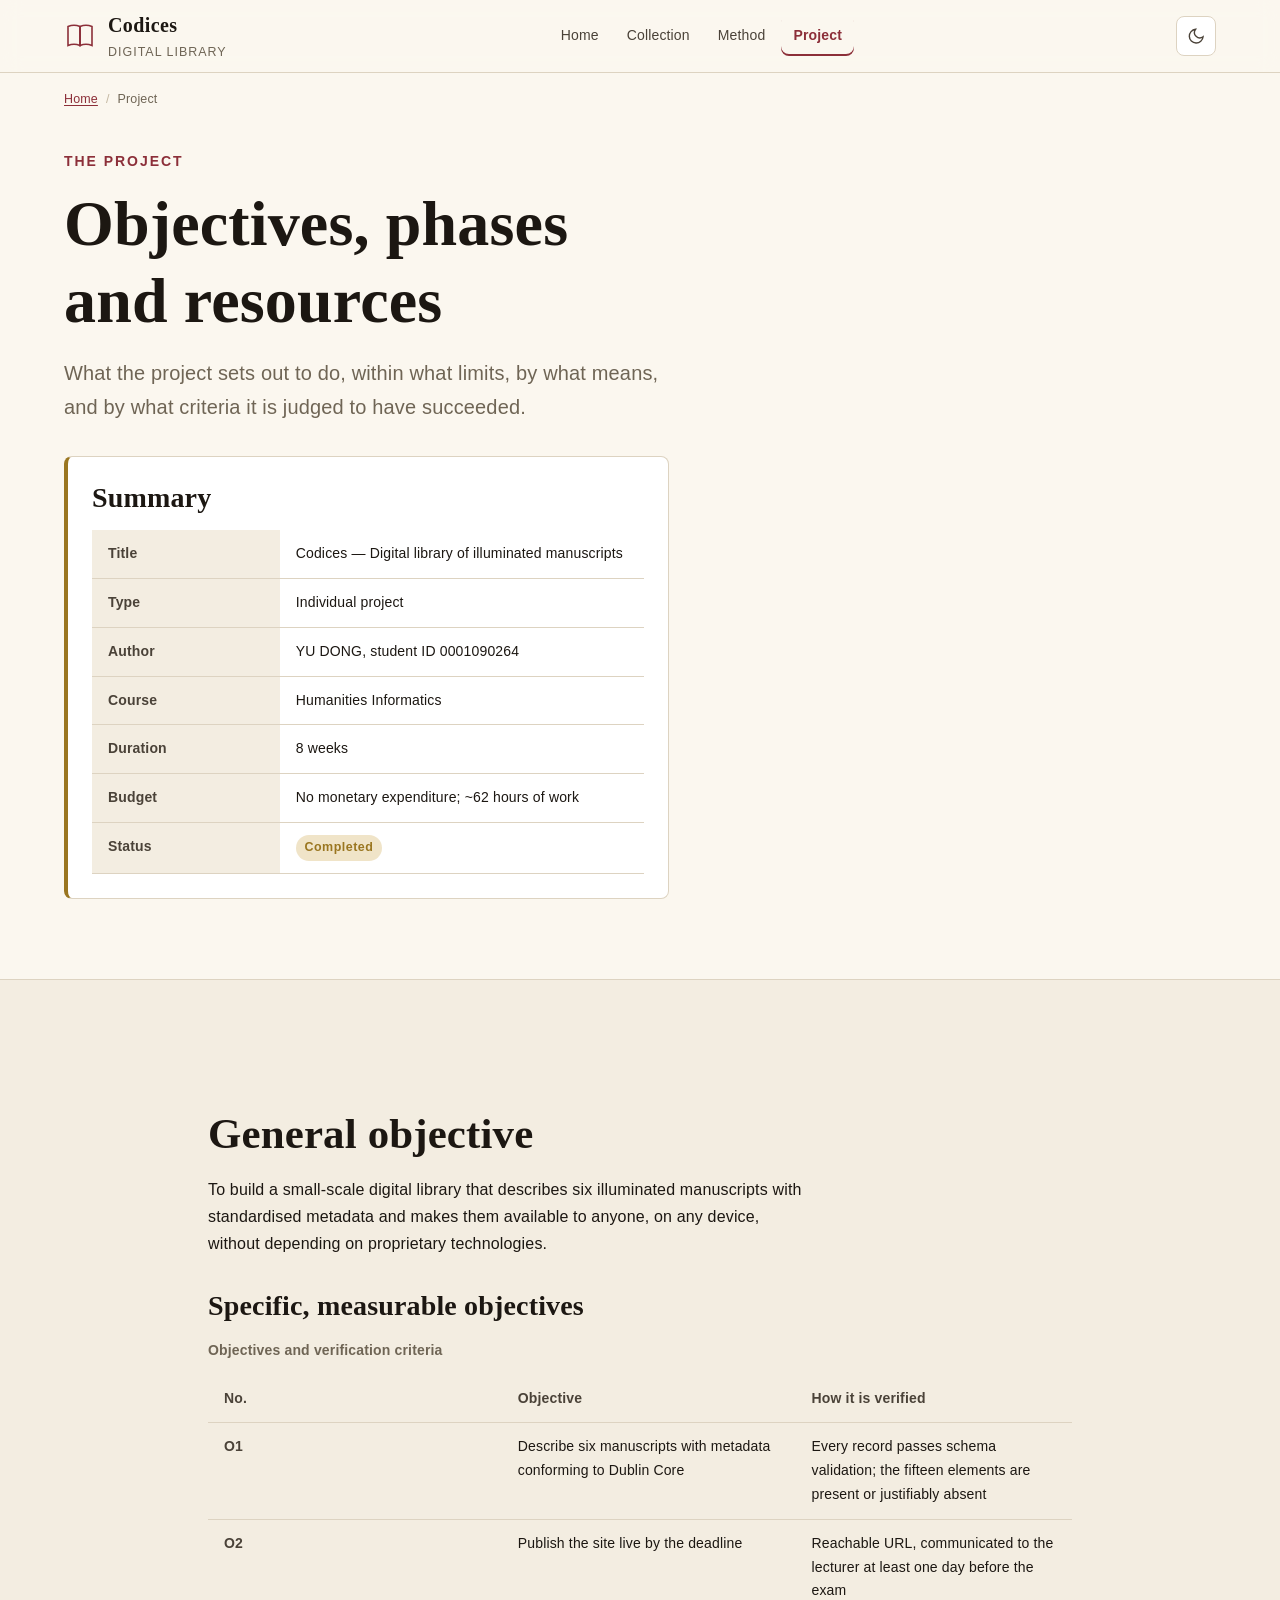
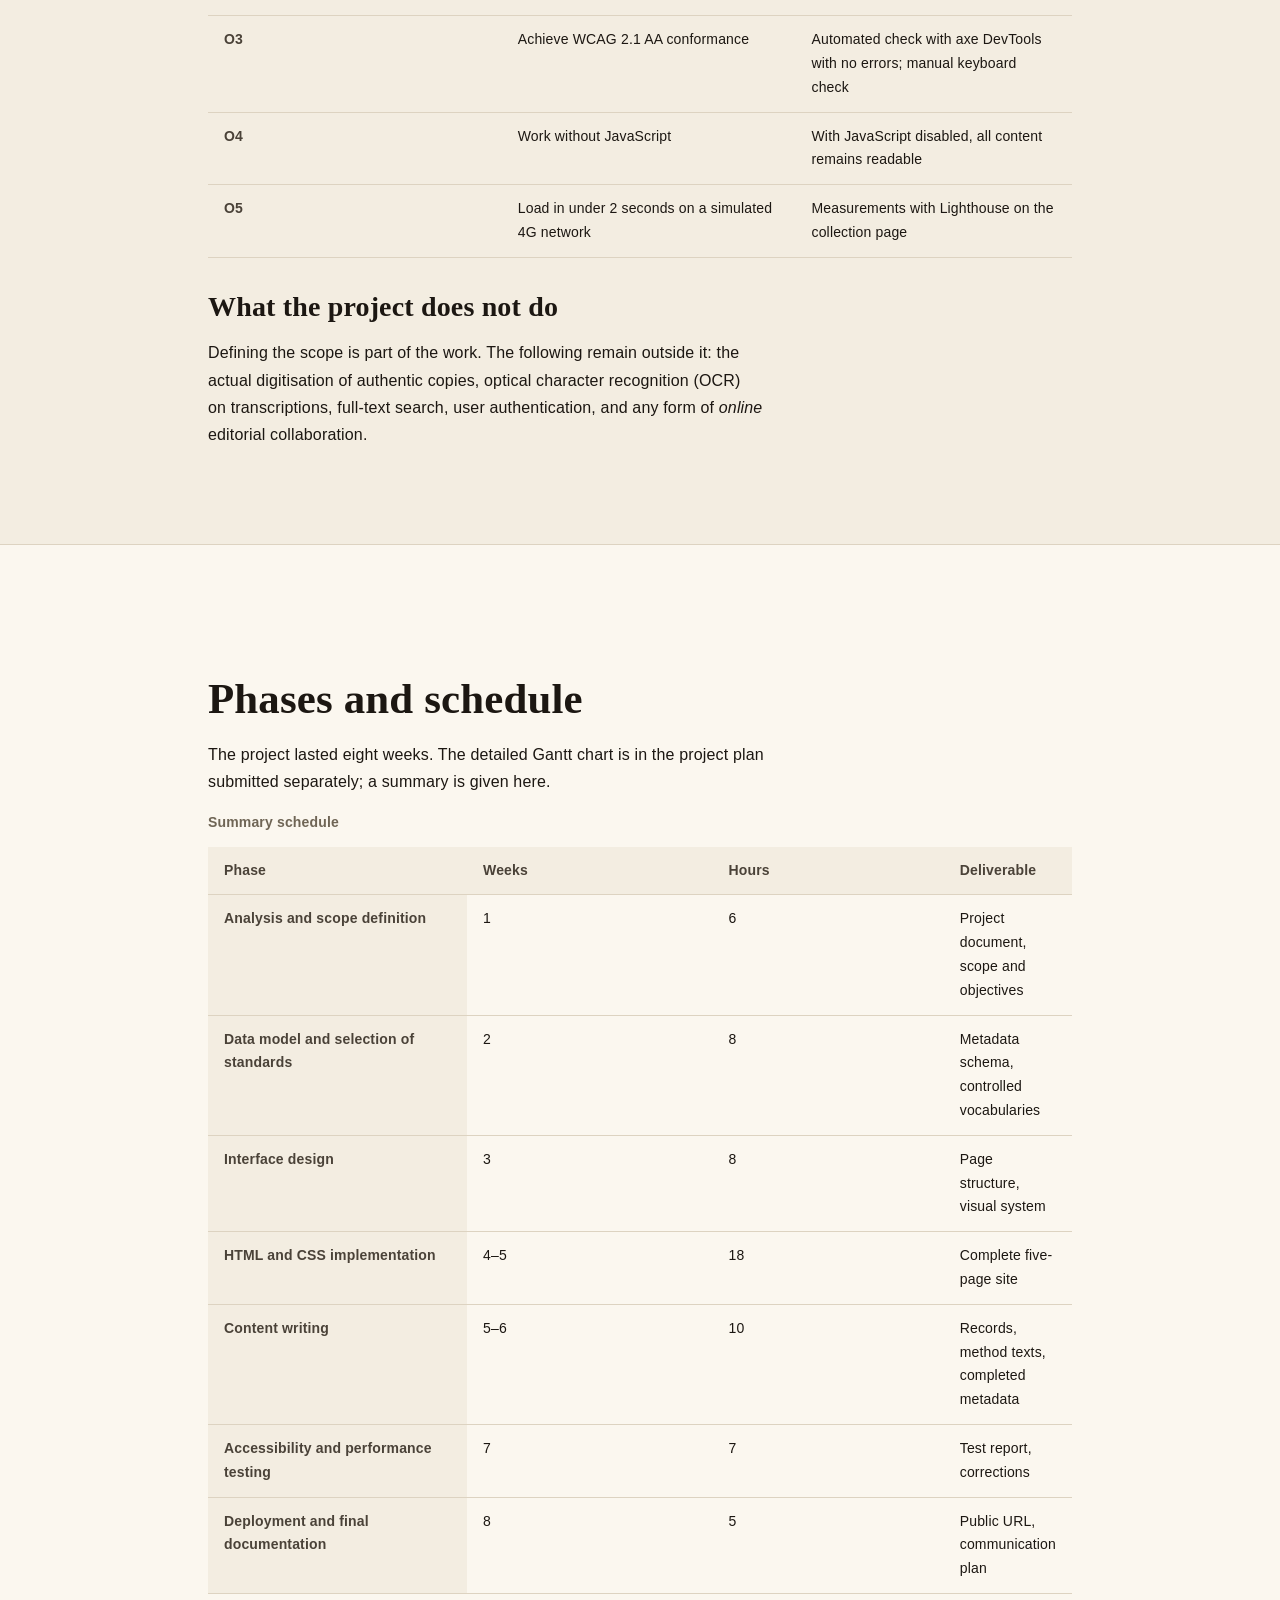
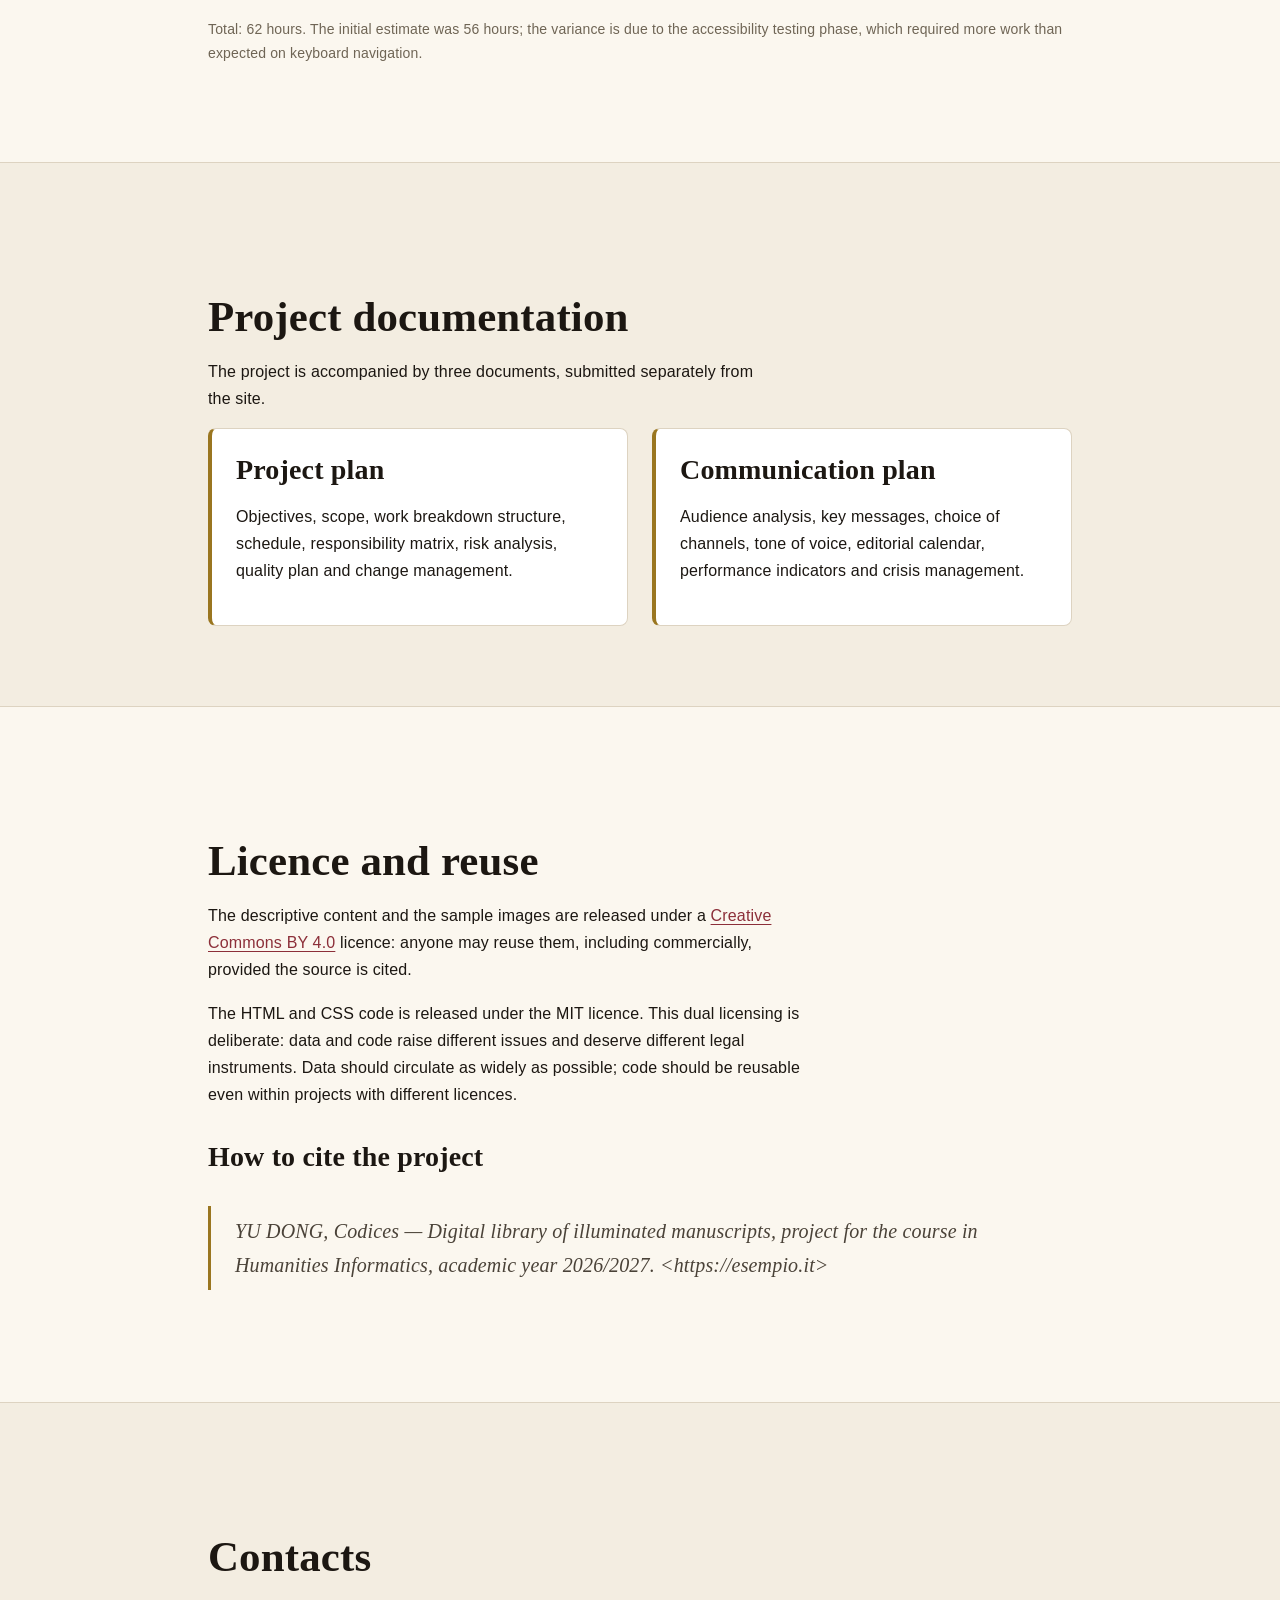
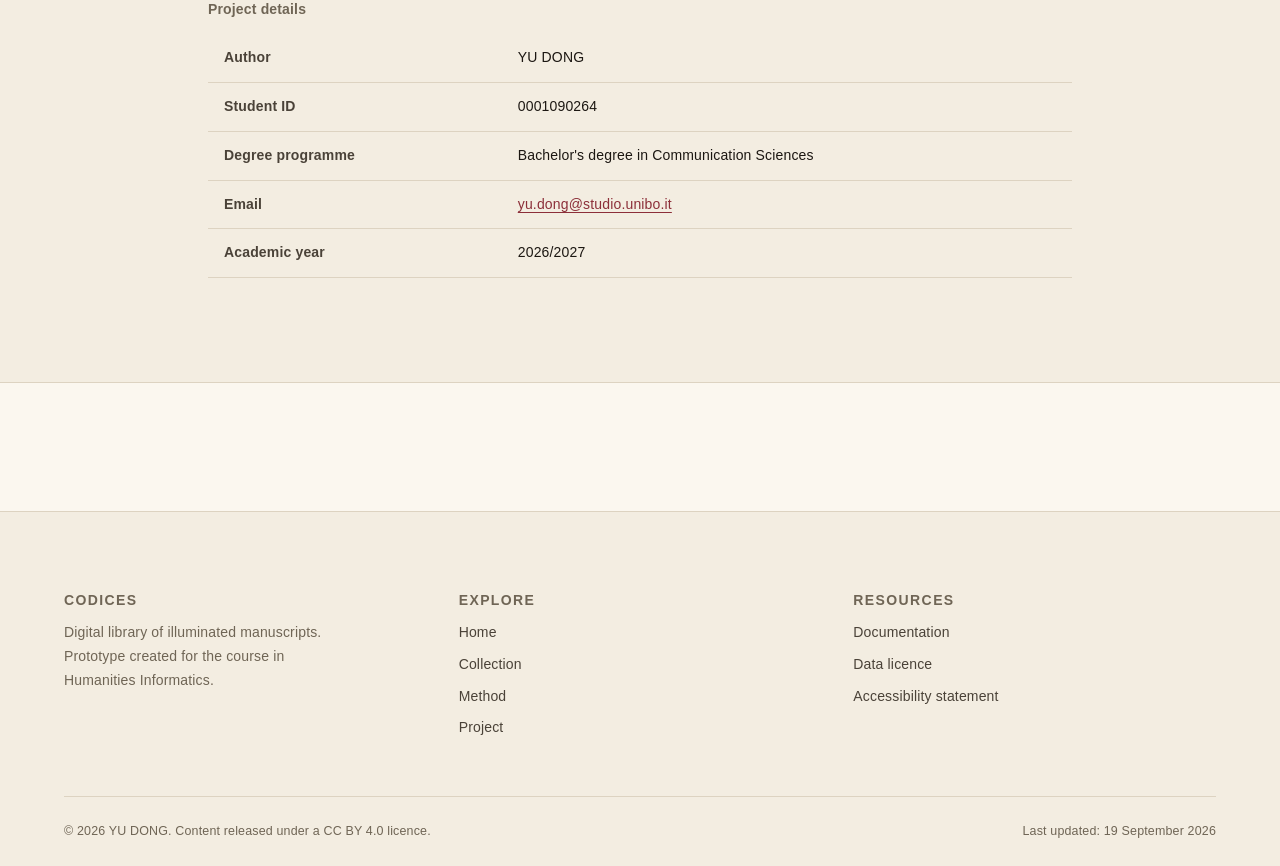
<file: site/progetto.html>
<!DOCTYPE html>
<html lang="en" data-tema="chiaro">
<head>
  <meta charset="UTF-8">
  <meta name="viewport" content="width=device-width, initial-scale=1">
  <title>Project — Codices</title>
  <meta name="description" content="Objectives, phases, resources and licence of the Codices project, a digital library of illuminated manuscripts.">
  <meta name="author" content="YU DONG">
  <meta name="theme-color" content="#fbf7ef">
  <link rel="icon" href="assets/favicon.svg" type="image/svg+xml">
  <link rel="stylesheet" href="css/style.css">
  <script>
    (function () {
      try {
        var salvato = localStorage.getItem('codices-tema');
        var preferito = window.matchMedia('(prefers-color-scheme: dark)').matches ? 'scuro' : 'chiaro';
        document.documentElement.setAttribute('data-tema', salvato || preferito);
      } catch (e) {}
    })();
  </script>
</head>

<body>
  <a class="salta-al-contenuto" href="#contenuto-principale">Skip to main content</a>

  <header class="intestazione">
    <div class="contenitore intestazione__interno">
      <a class="marchio" href="index.html">
        <svg class="marchio__simbolo" viewBox="0 0 32 32" fill="none" stroke="currentColor"
             stroke-width="1.6" aria-hidden="true">
          <path d="M4 6.5c4-1.6 8-1.6 12 0v19c-4-1.6-8-1.6-12 0z"/>
          <path d="M28 6.5c-4-1.6-8-1.6-12 0v19c4-1.6 8-1.6 12 0z"/>
          <path d="M16 6.5v19" stroke-width="1"/>
        </svg>
        <span>
          Codices
          <span class="marchio__sottotitolo">Digital library</span>
        </span>
      </a>

      <nav class="nav" id="nav-principale" aria-label="Main navigation">
        <ul class="nav__elenco">
          <li><a class="nav__voce" href="index.html">Home</a></li>
          <li><a class="nav__voce" href="collezione.html">Collection</a></li>
          <li><a class="nav__voce" href="metodo.html">Method</a></li>
          <li><a class="nav__voce" href="progetto.html" aria-current="page">Project</a></li>
        </ul>
      </nav>

      <div class="azioni-intestazione">
        <button class="bottone-tema" type="button" id="bottone-tema"
                aria-label="Switch to dark theme" aria-pressed="false">
          <svg class="icona-luna" viewBox="0 0 24 24" fill="none" stroke="currentColor"
               stroke-width="1.8" stroke-linecap="round" aria-hidden="true">
            <path d="M21 12.8A9 9 0 1 1 11.2 3a7 7 0 0 0 9.8 9.8z"/>
          </svg>
          <svg class="icona-sole" viewBox="0 0 24 24" fill="none" stroke="currentColor"
               stroke-width="1.8" stroke-linecap="round" aria-hidden="true">
            <circle cx="12" cy="12" r="4"/>
            <path d="M12 2v2M12 20v2M4.9 4.9l1.4 1.4M17.7 17.7l1.4 1.4M2 12h2M20 12h2M4.9 19.1l1.4-1.4M17.7 6.3l1.4-1.4"/>
          </svg>
        </button>
        <button class="bottone-menu" type="button" id="bottone-menu"
                aria-label="Open the navigation menu" aria-expanded="false"
                aria-controls="nav-principale">
          <svg viewBox="0 0 24 24" fill="none" stroke="currentColor" stroke-width="1.8"
               stroke-linecap="round" aria-hidden="true">
            <path d="M3 6h18M3 12h18M3 18h18"/>
          </svg>
        </button>
      </div>
    </div>
  </header>

  <main id="contenuto-principale">

    <div class="contenitore">
      <nav class="briciole" aria-label="Breadcrumb">
        <ol>
          <li><a href="index.html">Home</a></li>
          <li aria-current="page">Project</li>
        </ol>
      </nav>
    </div>

    <section class="sezione sezione--continua" aria-labelledby="titolo-progetto">
      <div class="contenitore">
        <div class="intestazione-sezione">
          <p class="occhiello">The project</p>
          <h1 id="titolo-progetto">Objectives, phases and resources</h1>
          <p class="sottotitolo">
            What the project sets out to do, within what limits, by what means,
            and by what criteria it is judged to have succeeded.
          </p>
        </div>

        <div class="riquadro riquadro--testo">
          <h3 class="mt-0">Summary</h3>
          <table class="tabella-metadati mb-0">
            <tbody>
              <tr><th scope="row">Title</th><td>Codices — Digital library of illuminated manuscripts</td></tr>
              <tr><th scope="row">Type</th><td>Individual project</td></tr>
              <tr><th scope="row">Author</th><td>YU DONG, student ID 0001090264</td></tr>
              <tr><th scope="row">Course</th><td>Humanities Informatics</td></tr>
              <tr><th scope="row">Duration</th><td>8 weeks</td></tr>
              <tr><th scope="row">Budget</th><td>No monetary expenditure; ~62 hours of work</td></tr>
              <tr><th scope="row">Status</th><td><span class="badge">Completed</span></td></tr>
            </tbody>
          </table>
        </div>
      </div>
    </section>

    <!-- ===== Objectives ================================================== -->
    <section class="sezione sezione--alt" aria-labelledby="titolo-obiettivi">
      <div class="contenitore contenitore--stretto">
        <h2 id="titolo-obiettivi">General objective</h2>
        <p class="prosa">
          To build a small-scale digital library that describes six illuminated
          manuscripts with standardised metadata and makes them available to
          anyone, on any device, without depending on proprietary technologies.
        </p>

        <h3>Specific, measurable objectives</h3>
        <table class="tabella-metadati">
          <caption>Objectives and verification criteria</caption>
          <thead>
            <tr>
              <th scope="col">No.</th>
              <th scope="col">Objective</th>
              <th scope="col">How it is verified</th>
            </tr>
          </thead>
          <tbody>
            <tr>
              <th scope="row">O1</th>
              <td>Describe six manuscripts with metadata conforming to Dublin Core</td>
              <td>Every record passes schema validation; the fifteen elements are present or justifiably absent</td>
            </tr>
            <tr>
              <th scope="row">O2</th>
              <td>Publish the site live by the deadline</td>
              <td>Reachable URL, communicated to the lecturer at least one day before the exam</td>
            </tr>
            <tr>
              <th scope="row">O3</th>
              <td>Achieve WCAG 2.1 AA conformance</td>
              <td>Automated check with axe DevTools with no errors; manual keyboard check</td>
            </tr>
            <tr>
              <th scope="row">O4</th>
              <td>Work without JavaScript</td>
              <td>With JavaScript disabled, all content remains readable</td>
            </tr>
            <tr>
              <th scope="row">O5</th>
              <td>Load in under 2 seconds on a simulated 4G network</td>
              <td>Measurements with Lighthouse on the collection page</td>
            </tr>
          </tbody>
        </table>

        <h3>What the project does not do</h3>
        <p class="prosa">
          Defining the scope is part of the work. The following remain outside
          it: the actual digitisation of authentic copies, optical character
          recognition (OCR) on transcriptions, full-text search, user
          authentication, and any form of <em>online</em> editorial
          collaboration.
        </p>
      </div>
    </section>

    <!-- ===== Phases ====================================================== -->
    <section class="sezione" aria-labelledby="titolo-fasi">
      <div class="contenitore contenitore--stretto">
        <h2 id="titolo-fasi">Phases and schedule</h2>
        <p class="prosa">
          The project lasted eight weeks. The detailed Gantt chart is in the
          project plan submitted separately; a summary is given here.
        </p>

        <table class="tabella-metadati">
          <caption>Summary schedule</caption>
          <thead>
            <tr>
              <th scope="col">Phase</th>
              <th scope="col">Weeks</th>
              <th scope="col">Hours</th>
              <th scope="col">Deliverable</th>
            </tr>
          </thead>
          <tbody>
            <tr>
              <th scope="row">Analysis and scope definition</th>
              <td>1</td><td>6</td><td>Project document, scope and objectives</td>
            </tr>
            <tr>
              <th scope="row">Data model and selection of standards</th>
              <td>2</td><td>8</td><td>Metadata schema, controlled vocabularies</td>
            </tr>
            <tr>
              <th scope="row">Interface design</th>
              <td>3</td><td>8</td><td>Page structure, visual system</td>
            </tr>
            <tr>
              <th scope="row">HTML and CSS implementation</th>
              <td>4–5</td><td>18</td><td>Complete five-page site</td>
            </tr>
            <tr>
              <th scope="row">Content writing</th>
              <td>5–6</td><td>10</td><td>Records, method texts, completed metadata</td>
            </tr>
            <tr>
              <th scope="row">Accessibility and performance testing</th>
              <td>7</td><td>7</td><td>Test report, corrections</td>
            </tr>
            <tr>
              <th scope="row">Deployment and final documentation</th>
              <td>8</td><td>5</td><td>Public URL, communication plan</td>
            </tr>
          </tbody>
        </table>

        <p class="nota-piccola">
          Total: 62 hours. The initial estimate was 56 hours; the variance is
          due to the accessibility testing phase, which required more work than
          expected on keyboard navigation.
        </p>
      </div>
    </section>

    <!-- ===== Documentation =============================================== -->
    <section class="sezione sezione--alt" id="documentazione" aria-labelledby="titolo-documentazione">
      <div class="contenitore contenitore--stretto">
        <h2 id="titolo-documentazione">Project documentation</h2>
        <p class="prosa">
          The project is accompanied by three documents, submitted separately
          from the site.
        </p>

        <div class="griglia griglia--2">
          <div class="riquadro">
            <h3 class="mt-0">Project plan</h3>
            <p>
              Objectives, scope, work breakdown structure, schedule,
              responsibility matrix, risk analysis, quality plan and change
              management.
            </p>
          </div>
          <div class="riquadro">
            <h3 class="mt-0">Communication plan</h3>
            <p>
              Audience analysis, key messages, choice of channels, tone of
              voice, editorial calendar, performance indicators and crisis
              management.
            </p>
          </div>
        </div>
      </div>
    </section>

    <!-- ===== Licence ===================================================== -->
    <section class="sezione" id="licenza" aria-labelledby="titolo-licenza">
      <div class="contenitore contenitore--stretto">
        <h2 id="titolo-licenza">Licence and reuse</h2>
        <p class="prosa">
          The descriptive content and the sample images are released under a
          <a href="https://creativecommons.org/licenses/by/4.0/deed.it"
          rel="license noopener" target="_blank">Creative Commons BY 4.0</a>
          licence: anyone may reuse them, including commercially, provided the
          source is cited.
        </p>
        <p class="prosa">
          The HTML and CSS code is released under the MIT licence. This dual
          licensing is deliberate: data and code raise different issues and
          deserve different legal instruments. Data should circulate as widely
          as possible; code should be reusable even within projects with
          different licences.
        </p>

        <h3>How to cite the project</h3>
        <blockquote>
          YU DONG, <em>Codices — Digital library of illuminated
          manuscripts</em>, project for the course in Humanities Informatics, academic year 2026/2027.
          &lt;<span class="spezzare-parola">https://esempio.it</span>&gt;
        </blockquote>
      </div>
    </section>

    <!-- ===== Contacts ==================================================== -->
    <section class="sezione sezione--alt" aria-labelledby="titolo-contatti">
      <div class="contenitore contenitore--stretto">
        <h2 id="titolo-contatti">Contacts</h2>
        <table class="tabella-metadati">
          <caption>Project details</caption>
          <tbody>
            <tr><th scope="row">Author</th><td>YU DONG</td></tr>
            <tr><th scope="row">Student ID</th><td>0001090264</td></tr>
            <tr><th scope="row">Degree programme</th><td>Bachelor's degree in Communication Sciences</td></tr>
            <tr><th scope="row">Email</th><td><a href="mailto:yu.dong@studio.unibo.it">yu.dong@studio.unibo.it</a></td></tr>
            <tr><th scope="row">Academic year</th><td>2026/2027</td></tr>
          </tbody>
        </table>
      </div>
    </section>

  </main>

  <footer class="pie">
    <div class="contenitore">
      <div class="pie__griglia">
        <div>
          <h2>Codices</h2>
          <p class="pie__descrizione">
            Digital library of illuminated manuscripts. Prototype created
            for the course in Humanities Informatics.
          </p>
        </div>
        <div>
          <h3>Explore</h3>
          <ul>
            <li><a href="index.html">Home</a></li>
            <li><a href="collezione.html">Collection</a></li>
            <li><a href="metodo.html">Method</a></li>
            <li><a href="progetto.html">Project</a></li>
          </ul>
        </div>
        <div>
          <h3>Resources</h3>
          <ul>
            <li><a href="progetto.html#documentazione">Documentation</a></li>
            <li><a href="progetto.html#licenza">Data licence</a></li>
            <li><a href="metodo.html#accessibilita">Accessibility statement</a></li>
          </ul>
        </div>
      </div>

      <div class="pie__nota">
        <p>© 2026 YU DONG. Content released under a CC BY 4.0 licence.</p>
        <p>Last updated: <time datetime="2026-09-19">19 September 2026</time></p>
      </div>
    </div>
  </footer>

  <script src="js/main.js"></script>
</body>
</html>
</file>
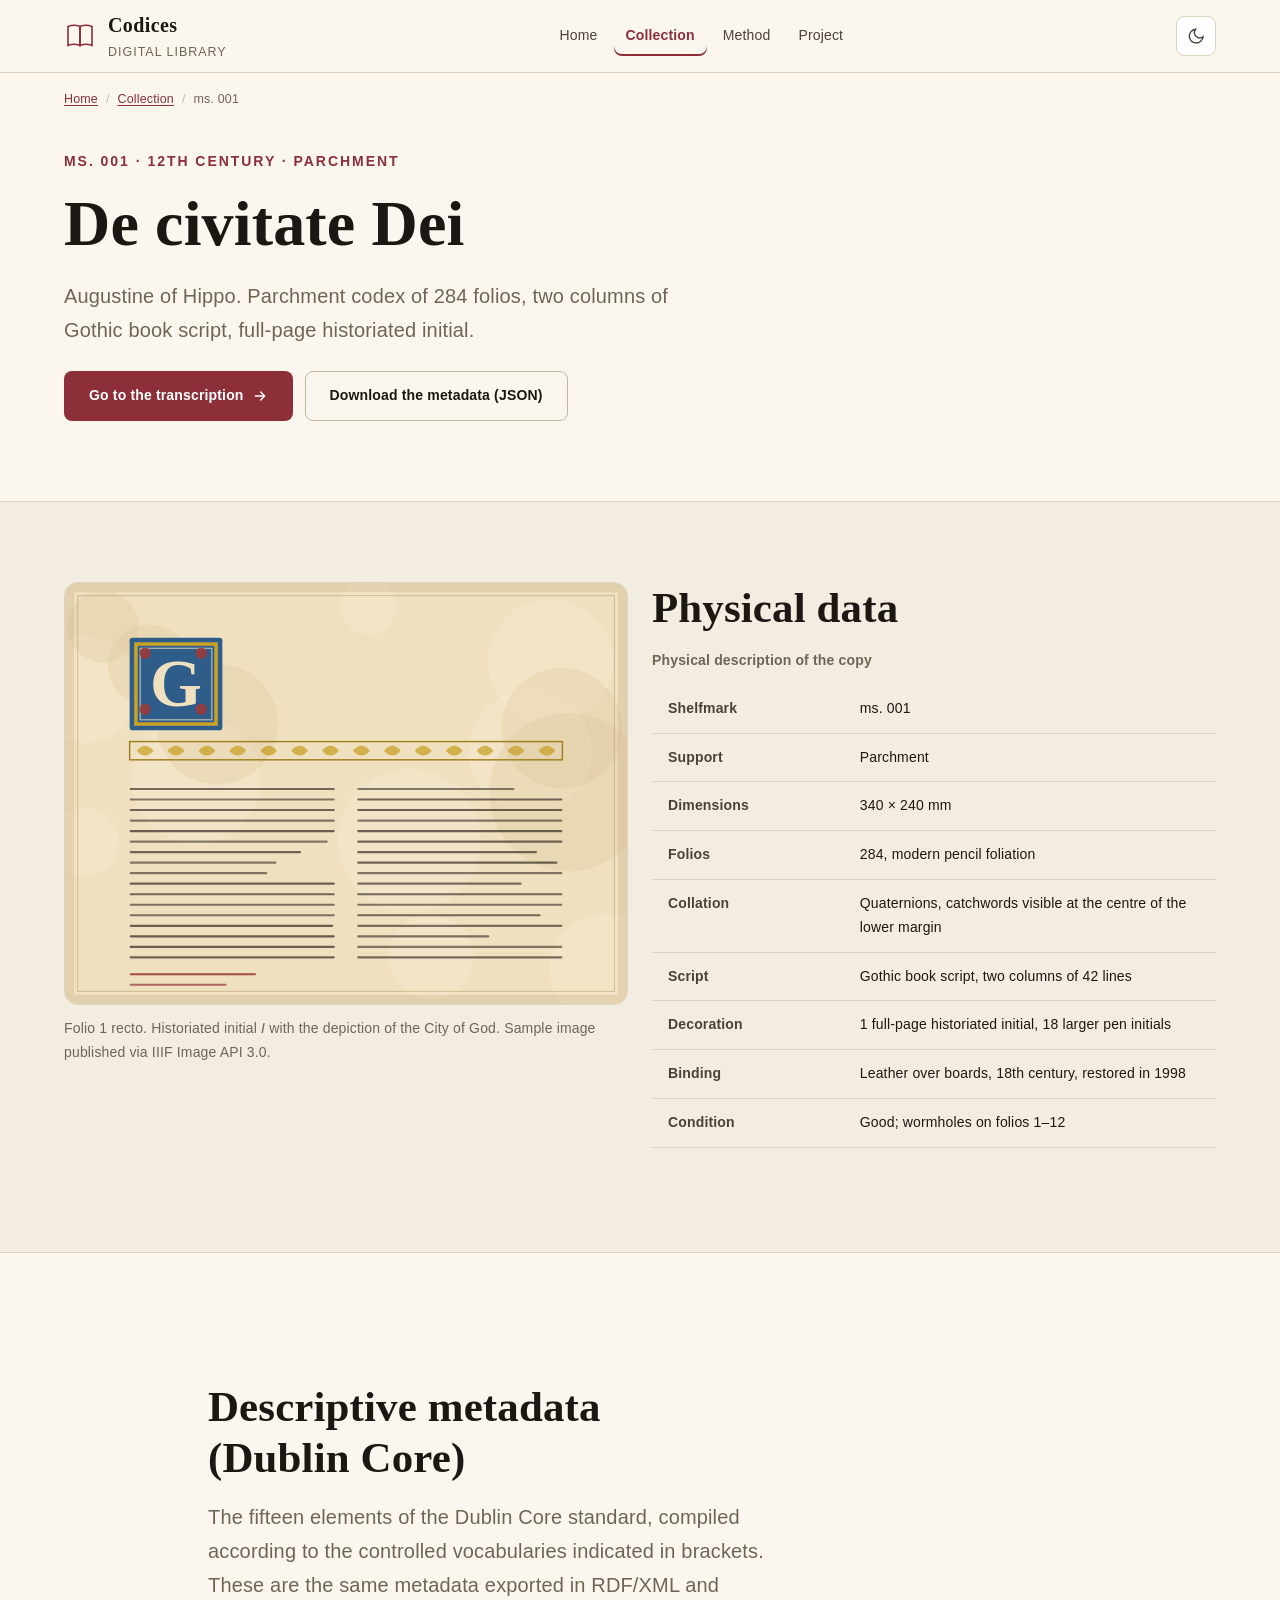
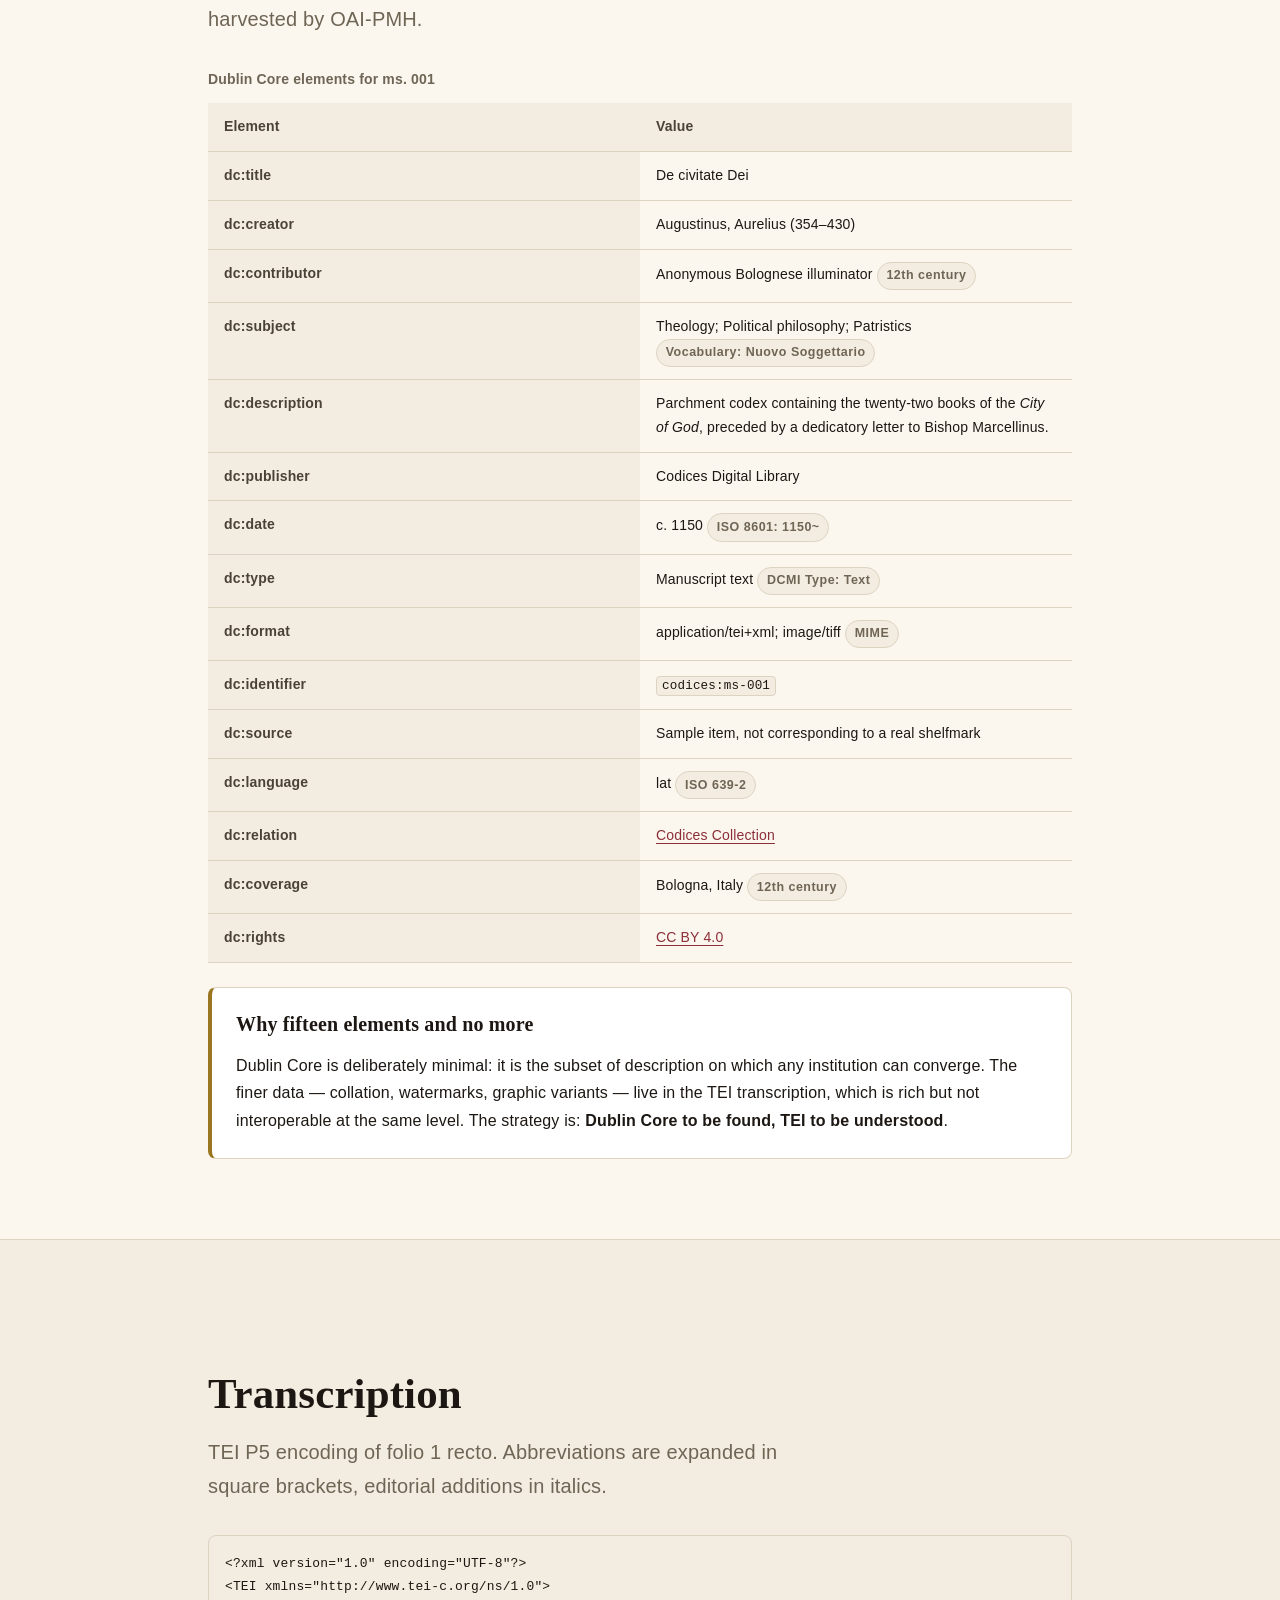
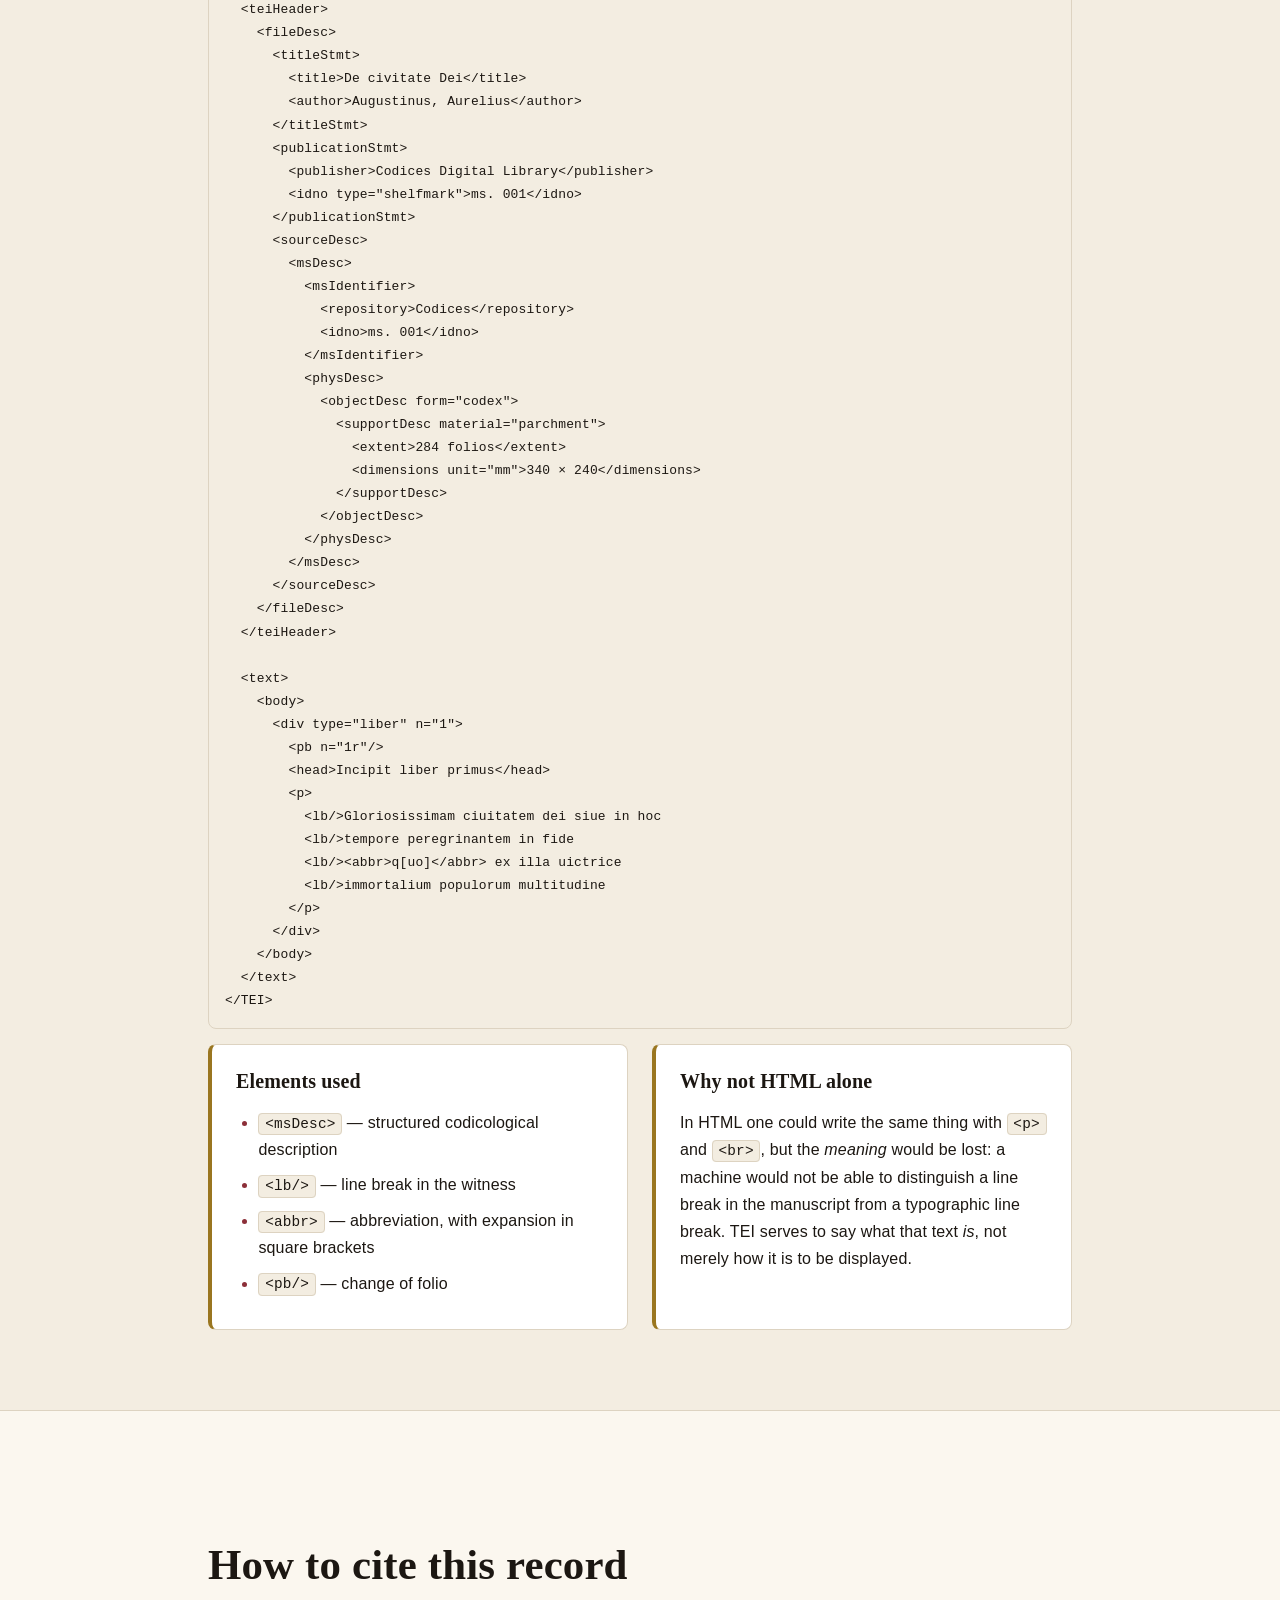
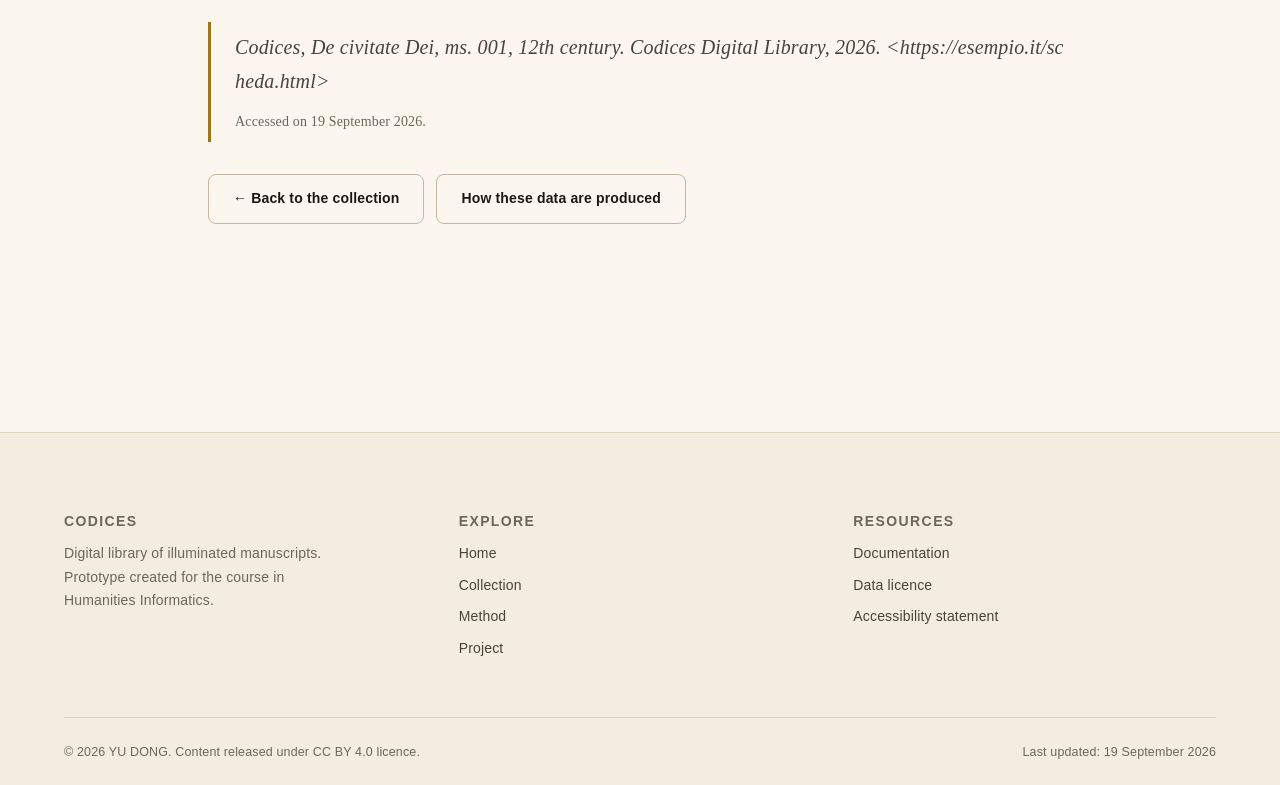
<file: site/scheda.html>
<!DOCTYPE html>
<html lang="en" data-tema="chiaro">
<head>
  <meta charset="UTF-8">
  <meta name="viewport" content="width=device-width, initial-scale=1">
  <title>De civitate Dei, ms. 001 — Codices</title>
  <meta name="description" content="Catalogue record for manuscript ms. 001, De civitate Dei by Augustine of Hippo: Dublin Core metadata, physical data and TEI transcription.">
  <meta name="author" content="YU DONG">
  <meta name="theme-color" content="#fbf7ef">
  <link rel="icon" href="assets/favicon.svg" type="image/svg+xml">
  <link rel="stylesheet" href="css/style.css">
  <script>
    (function () {
      try {
        var salvato = localStorage.getItem('codices-tema');
        var preferito = window.matchMedia('(prefers-color-scheme: dark)').matches ? 'scuro' : 'chiaro';
        document.documentElement.setAttribute('data-tema', salvato || preferito);
      } catch (e) {}
    })();
  </script>
</head>

<body>
  <a class="salta-al-contenuto" href="#contenuto-principale">Skip to main content</a>

  <header class="intestazione">
    <div class="contenitore intestazione__interno">
      <a class="marchio" href="index.html">
        <svg class="marchio__simbolo" viewBox="0 0 32 32" fill="none" stroke="currentColor"
             stroke-width="1.6" aria-hidden="true">
          <path d="M4 6.5c4-1.6 8-1.6 12 0v19c-4-1.6-8-1.6-12 0z"/>
          <path d="M28 6.5c-4-1.6-8-1.6-12 0v19c4-1.6 8-1.6 12 0z"/>
          <path d="M16 6.5v19" stroke-width="1"/>
        </svg>
        <span>
          Codices
          <span class="marchio__sottotitolo">Digital library</span>
        </span>
      </a>

      <nav class="nav" id="nav-principale" aria-label="Main navigation">
        <ul class="nav__elenco">
          <li><a class="nav__voce" href="index.html">Home</a></li>
          <li><a class="nav__voce" href="collezione.html" aria-current="page">Collection</a></li>
          <li><a class="nav__voce" href="metodo.html">Method</a></li>
          <li><a class="nav__voce" href="progetto.html">Project</a></li>
        </ul>
      </nav>

      <div class="azioni-intestazione">
        <button class="bottone-tema" type="button" id="bottone-tema"
                aria-label="Switch to dark theme" aria-pressed="false">
          <svg class="icona-luna" viewBox="0 0 24 24" fill="none" stroke="currentColor"
               stroke-width="1.8" stroke-linecap="round" aria-hidden="true">
            <path d="M21 12.8A9 9 0 1 1 11.2 3a7 7 0 0 0 9.8 9.8z"/>
          </svg>
          <svg class="icona-sole" viewBox="0 0 24 24" fill="none" stroke="currentColor"
               stroke-width="1.8" stroke-linecap="round" aria-hidden="true">
            <circle cx="12" cy="12" r="4"/>
            <path d="M12 2v2M12 20v2M4.9 4.9l1.4 1.4M17.7 17.7l1.4 1.4M2 12h2M20 12h2M4.9 19.1l1.4-1.4M17.7 6.3l1.4-1.4"/>
          </svg>
        </button>
        <button class="bottone-menu" type="button" id="bottone-menu"
                aria-label="Open the navigation menu" aria-expanded="false"
                aria-controls="nav-principale">
          <svg viewBox="0 0 24 24" fill="none" stroke="currentColor" stroke-width="1.8"
               stroke-linecap="round" aria-hidden="true">
            <path d="M3 6h18M3 12h18M3 18h18"/>
          </svg>
        </button>
      </div>
    </div>
  </header>

  <main id="contenuto-principale">

    <div class="contenitore">
      <nav class="briciole" aria-label="Breadcrumb">
        <ol>
          <li><a href="index.html">Home</a></li>
          <li><a href="collezione.html">Collection</a></li>
          <li aria-current="page">ms. 001</li>
        </ol>
      </nav>
    </div>

    <!-- ===== Record header ============================================== -->
    <section class="sezione sezione--continua" aria-labelledby="titolo-scheda">
      <div class="contenitore">
        <p class="occhiello">ms. 001 · 12th century · Parchment</p>
        <h1 id="titolo-scheda">De civitate Dei</h1>
        <p class="sottotitolo">
          Augustine of Hippo. Parchment codex of 284 folios, two columns of
          Gothic book script, full-page historiated initial.
        </p>

        <div class="gruppo-bottoni">
          <a class="bottone" href="#trascrizione">
            Go to the transcription
            <svg width="16" height="16" viewBox="0 0 24 24" fill="none" stroke="currentColor"
                 stroke-width="2" stroke-linecap="round" aria-hidden="true">
              <path d="M5 12h14M13 6l6 6-6 6"/>
            </svg>
          </a>
          <a class="bottone bottone--secondario" href="#" download>
            Download the metadata (JSON)
          </a>
        </div>
      </div>
    </section>

    <!-- ===== Image and physical data ==================================== -->
    <section class="sezione sezione--alt" aria-labelledby="titolo-immagine">
      <div class="contenitore">
        <div class="griglia griglia--2">

          <figure class="figura">
            <img src="assets/codice-01.svg" alt="Folio 1 recto of ms. 001: historiated initial
                 depicting the City of God within a gilded frame, on a blue ground."
                 >
            <figcaption class="figura__didascalia">
              Folio 1 recto. Historiated initial <em>I</em> with the depiction
              of the City of God. Sample image published via
              IIIF Image API 3.0.
            </figcaption>
          </figure>

          <div>
            <h2 id="titolo-immagine" class="mt-0">Physical data</h2>
            <table class="tabella-metadati">
              <caption>Physical description of the copy</caption>
              <tbody>
                <tr><th scope="row">Shelfmark</th><td>ms. 001</td></tr>
                <tr><th scope="row">Support</th><td>Parchment</td></tr>
                <tr><th scope="row">Dimensions</th><td>340 × 240 mm</td></tr>
                <tr><th scope="row">Folios</th><td>284, modern pencil foliation</td></tr>
                <tr><th scope="row">Collation</th><td>Quaternions, catchwords visible at the centre of the lower margin</td></tr>
                <tr><th scope="row">Script</th><td>Gothic book script, two columns of 42 lines</td></tr>
                <tr><th scope="row">Decoration</th><td>1 full-page historiated initial, 18 larger pen initials</td></tr>
                <tr><th scope="row">Binding</th><td>Leather over boards, 18th century, restored in 1998</td></tr>
                <tr><th scope="row">Condition</th><td>Good; wormholes on folios 1–12</td></tr>
              </tbody>
            </table>
          </div>

        </div>
      </div>
    </section>

    <!-- ===== Dublin Core metadata ======================================= -->
    <section class="sezione" aria-labelledby="titolo-dc">
      <div class="contenitore contenitore--stretto">
        <div class="intestazione-sezione">
          <h2 id="titolo-dc">Descriptive metadata (Dublin Core)</h2>
          <p class="sottotitolo">
            The fifteen elements of the Dublin Core standard, compiled according to the
            controlled vocabularies indicated in brackets. These are the same
            metadata exported in RDF/XML and harvested by OAI-PMH.
          </p>
        </div>

        <table class="tabella-metadati">
          <caption>Dublin Core elements for ms. 001</caption>
          <thead>
            <tr>
              <th scope="col">Element</th>
              <th scope="col">Value</th>
            </tr>
          </thead>
          <tbody>
            <tr>
              <th scope="row">dc:title</th>
              <td>De civitate Dei</td>
            </tr>
            <tr>
              <th scope="row">dc:creator</th>
              <td>Augustinus, Aurelius (354–430)</td>
            </tr>
            <tr>
              <th scope="row">dc:contributor</th>
              <td>Anonymous Bolognese illuminator <span class="badge badge--neutro">12th century</span></td>
            </tr>
            <tr>
              <th scope="row">dc:subject</th>
              <td>Theology; Political philosophy; Patristics <br>
                  <span class="badge badge--neutro">Vocabulary: Nuovo Soggettario</span></td>
            </tr>
            <tr>
              <th scope="row">dc:description</th>
              <td>Parchment codex containing the twenty-two books of the <em>City of God</em>,
                  preceded by a dedicatory letter to Bishop Marcellinus.</td>
            </tr>
            <tr>
              <th scope="row">dc:publisher</th>
              <td>Codices Digital Library</td>
            </tr>
            <tr>
              <th scope="row">dc:date</th>
              <td>c. 1150 <span class="badge badge--neutro">ISO 8601: 1150~</span></td>
            </tr>
            <tr>
              <th scope="row">dc:type</th>
              <td>Manuscript text <span class="badge badge--neutro">DCMI Type: Text</span></td>
            </tr>
            <tr>
              <th scope="row">dc:format</th>
              <td>application/tei+xml; image/tiff <span class="badge badge--neutro">MIME</span></td>
            </tr>
            <tr>
              <th scope="row">dc:identifier</th>
              <td><code>codices:ms-001</code></td>
            </tr>
            <tr>
              <th scope="row">dc:source</th>
              <td>Sample item, not corresponding to a real shelfmark</td>
            </tr>
            <tr>
              <th scope="row">dc:language</th>
              <td>lat <span class="badge badge--neutro">ISO 639-2</span></td>
            </tr>
            <tr>
              <th scope="row">dc:relation</th>
              <td><a href="collezione.html">Codices Collection</a></td>
            </tr>
            <tr>
              <th scope="row">dc:coverage</th>
              <td>Bologna, Italy <span class="badge badge--neutro">12th century</span></td>
            </tr>
            <tr>
              <th scope="row">dc:rights</th>
              <td>
                <a href="https://creativecommons.org/licenses/by/4.0/deed.it"
                   rel="license noopener" target="_blank">CC BY 4.0</a>
              </td>
            </tr>
          </tbody>
        </table>

        <div class="riquadro">
          <h4>Why fifteen elements and no more</h4>
          <p class="mb-0">
            Dublin Core is deliberately minimal: it is the subset of
            description on which any institution can converge. The finer
            data — collation, watermarks, graphic variants — live in the
            TEI transcription, which is rich but not interoperable at the same
            level. The strategy is: <strong>Dublin Core to be found, TEI
            to be understood</strong>.
          </p>
        </div>
      </div>
    </section>

    <!-- ===== Transcription ============================================== -->
    <section class="sezione sezione--alt" id="trascrizione" aria-labelledby="titolo-trascrizione">
      <div class="contenitore contenitore--stretto">
        <div class="intestazione-sezione">
          <h2 id="titolo-trascrizione">Transcription</h2>
          <p class="sottotitolo">
            TEI P5 encoding of folio 1 recto. Abbreviations are expanded
            in square brackets, editorial additions in italics.
          </p>
        </div>

        <pre><code>&lt;?xml version="1.0" encoding="UTF-8"?&gt;
&lt;TEI xmlns="http://www.tei-c.org/ns/1.0"&gt;
  &lt;teiHeader&gt;
    &lt;fileDesc&gt;
      &lt;titleStmt&gt;
        &lt;title&gt;De civitate Dei&lt;/title&gt;
        &lt;author&gt;Augustinus, Aurelius&lt;/author&gt;
      &lt;/titleStmt&gt;
      &lt;publicationStmt&gt;
        &lt;publisher&gt;Codices Digital Library&lt;/publisher&gt;
        &lt;idno type="shelfmark"&gt;ms. 001&lt;/idno&gt;
      &lt;/publicationStmt&gt;
      &lt;sourceDesc&gt;
        &lt;msDesc&gt;
          &lt;msIdentifier&gt;
            &lt;repository&gt;Codices&lt;/repository&gt;
            &lt;idno&gt;ms. 001&lt;/idno&gt;
          &lt;/msIdentifier&gt;
          &lt;physDesc&gt;
            &lt;objectDesc form="codex"&gt;
              &lt;supportDesc material="parchment"&gt;
                &lt;extent&gt;284 folios&lt;/extent&gt;
                &lt;dimensions unit="mm"&gt;340 × 240&lt;/dimensions&gt;
              &lt;/supportDesc&gt;
            &lt;/objectDesc&gt;
          &lt;/physDesc&gt;
        &lt;/msDesc&gt;
      &lt;/sourceDesc&gt;
    &lt;/fileDesc&gt;
  &lt;/teiHeader&gt;

  &lt;text&gt;
    &lt;body&gt;
      &lt;div type="liber" n="1"&gt;
        &lt;pb n="1r"/&gt;
        &lt;head&gt;Incipit liber primus&lt;/head&gt;
        &lt;p&gt;
          &lt;lb/&gt;Gloriosissimam ciuitatem dei siue in hoc
          &lt;lb/&gt;tempore peregrinantem in fide
          &lt;lb/&gt;&lt;abbr&gt;q[uo]&lt;/abbr&gt; ex illa uictrice
          &lt;lb/&gt;immortalium populorum multitudine
        &lt;/p&gt;
      &lt;/div&gt;
    &lt;/body&gt;
  &lt;/text&gt;
&lt;/TEI&gt;</code></pre>

        <div class="griglia griglia--2">
          <div class="riquadro">
            <h4>Elements used</h4>
            <ul class="mb-0">
              <li><code>&lt;msDesc&gt;</code> — structured codicological description</li>
              <li><code>&lt;lb/&gt;</code> — line break in the witness</li>
              <li><code>&lt;abbr&gt;</code> — abbreviation, with expansion in square brackets</li>
              <li><code>&lt;pb/&gt;</code> — change of folio</li>
            </ul>
          </div>
          <div class="riquadro">
            <h4>Why not HTML alone</h4>
            <p class="mb-0">
              In HTML one could write the same thing with <code>&lt;p&gt;</code>
              and <code>&lt;br&gt;</code>, but the <em>meaning</em> would be lost:
              a machine would not be able to distinguish a line break in the
              manuscript from a typographic line break. TEI serves to say what
              that text <em>is</em>, not merely how it is to be displayed.
            </p>
          </div>
        </div>
      </div>
    </section>

    <!-- ===== How to cite ================================================ -->
    <section class="sezione" aria-labelledby="titolo-citazione">
      <div class="contenitore contenitore--stretto">
        <h2 id="titolo-citazione">How to cite this record</h2>
        <blockquote>
          Codices, <em>De civitate Dei</em>, ms. 001, 12th century.
          Codices Digital Library, 2026.
          &lt;<span class="spezzare-parola">https://esempio.it/scheda.html</span>&gt;
          <cite>Accessed on 19 September 2026.</cite>
        </blockquote>

        <div class="gruppo-bottoni">
          <a class="bottone bottone--secondario" href="collezione.html">← Back to the collection</a>
          <a class="bottone bottone--secondario" href="metodo.html">How these data are produced</a>
        </div>
      </div>
    </section>

  </main>

  <footer class="pie">
    <div class="contenitore">
      <div class="pie__griglia">
        <div>
          <h2>Codices</h2>
          <p class="pie__descrizione">
            Digital library of illuminated manuscripts. Prototype created
            for the course in Humanities Informatics.
          </p>
        </div>
        <div>
          <h3>Explore</h3>
          <ul>
            <li><a href="index.html">Home</a></li>
            <li><a href="collezione.html">Collection</a></li>
            <li><a href="metodo.html">Method</a></li>
            <li><a href="progetto.html">Project</a></li>
          </ul>
        </div>
        <div>
          <h3>Resources</h3>
          <ul>
            <li><a href="progetto.html#documentazione">Documentation</a></li>
            <li><a href="progetto.html#licenza">Data licence</a></li>
            <li><a href="metodo.html#accessibilita">Accessibility statement</a></li>
          </ul>
        </div>
      </div>

      <div class="pie__nota">
        <p>© 2026 YU DONG. Content released under CC BY 4.0 licence.</p>
        <p>Last updated: <time datetime="2026-09-19">19 September 2026</time></p>
      </div>
    </div>
  </footer>

  <script src="js/main.js"></script>
</body>
</html>
</file>
<file: site/css/style.css>
/* ==========================================================================
   CODICES — Digital library of illuminated manuscripts
   Main stylesheet
   --------------------------------------------------------------------------
   Index
   01. Design tokens (custom properties)
   02. Reset and base
   03. Typography
   04. Layout and containers
   05. Header and navigation
   06. Components (buttons, cards, badges, tables, filters)
   07. Home sections
   08. Footer
   09. Themes (light / dark)
   10. Accessibility and user preferences
   11. Print
   12. Media queries
   ========================================================================== */


/* ==========================================================================
   01. DESIGN TOKENS
   Every reusable value lives here: changing a token updates
   the whole site. It is the principle of the "single source of truth".
   ========================================================================== */

:root {
  /* --- Colour palette --------------------------------------------- */
  --colore-pergamena:      #fbf7ef;
  --colore-superficie:     #ffffff;
  --colore-superficie-alt: #f3ede1;
  --colore-inchiostro:     #1c1712;
  --colore-inchiostro-2:   #4a4238;
  --colore-tenue:          #6f6555;
  --colore-bordo:          #ddd3c1;
  --colore-bordo-forte:    #c4b8a2;

  --colore-accento:        #8c2f39;  /* minium red, the color of rubrics */
  --colore-accento-scuro:  #6d2029;
  --colore-oro:            #9a7620;  /* gold leaf */
  --colore-oro-tenue:      #f0e4c8;

  --colore-focus:          #1c5f9e;

  /* --- Typography ------------------------------------------------------- */
  --font-titoli: "Iowan Old Style", "Palatino Linotype", Palatino,
                 "Book Antiqua", Georgia, serif;
  --font-testo:  "Inter", -apple-system, BlinkMacSystemFont, "Segoe UI",
                 Roboto, "Helvetica Neue", Arial, sans-serif;
  --font-mono:   ui-monospace, "SF Mono", "Cascadia Code", Menlo, Consolas,
                 monospace;

  /* Fluid type scale: the type grows with the window without
     needing media queries, thanks to clamp(minimum, ideal, maximum). */
  --testo-xs:  0.78rem;
  --testo-s:   0.875rem;
  --testo-m:   1rem;
  --testo-l:   clamp(1.125rem, 1.06rem + 0.3vw, 1.25rem);
  --testo-xl:  clamp(1.35rem, 1.2rem + 0.7vw, 1.75rem);
  --testo-2xl: clamp(1.75rem, 1.4rem + 1.6vw, 2.75rem);
  --testo-3xl: clamp(2.25rem, 1.6rem + 3vw, 4rem);

  --interlinea-stretta: 1.2;
  --interlinea-testo:   1.7;
  --spaziatura-lettere: 0.01em;

  /* --- Spacing (base-8 scale) -------------------------------------- */
  --sp-1: 0.25rem;
  --sp-2: 0.5rem;
  --sp-3: 0.75rem;
  --sp-4: 1rem;
  --sp-5: 1.5rem;
  --sp-6: 2rem;
  --sp-7: 3rem;
  --sp-8: 4rem;
  --sp-9: 6rem;

  /* --- Shapes and shadows ---------------------------------------------------- */
  --raggio-s:   4px;
  --raggio-m:   8px;
  --raggio-l:   14px;
  --raggio-tondo: 999px;

  --ombra-s: 0 1px 2px rgba(28, 23, 18, 0.06);
  --ombra-m: 0 4px 14px rgba(28, 23, 18, 0.09);
  --ombra-l: 0 14px 40px rgba(28, 23, 18, 0.14);

  /* --- Structure -------------------------------------------------------- */
  --larghezza-contenuto: 72rem;
  --larghezza-testo:     68ch;
  --altezza-intestazione: 4.5rem;

  --transizione: 180ms cubic-bezier(0.2, 0, 0.2, 1);
}


/* ==========================================================================
   02. RESET AND BASE
   Minimal and targeted reset: it normalizes the different behaviours across browsers
   without erasing the good default settings.
   ========================================================================== */

*,
*::before,
*::after {
  box-sizing: border-box;
}

html {
  -webkit-text-size-adjust: 100%;
  scroll-behavior: smooth;
  /* Anchors do not end up under the fixed header */
  scroll-padding-top: calc(var(--altezza-intestazione) + var(--sp-4));
}

body {
  margin: 0;
  background-color: var(--colore-pergamena);
  color: var(--colore-inchiostro);
  font-family: var(--font-testo);
  font-size: var(--testo-m);
  line-height: var(--interlinea-testo);
  letter-spacing: var(--spaziatura-lettere);
  -webkit-font-smoothing: antialiased;
  text-rendering: optimizeLegibility;
}

img,
svg,
video {
  max-width: 100%;
  height: auto;
  display: block;
}

/* Content images receive alternative text; decorative ones
   have alt="" and are not read by screen readers. */

/* ==========================================================================
   03. TYPOGRAPHY
   ========================================================================== */

h1, h2, h3, h4 {
  font-family: var(--font-titoli);
  line-height: var(--interlinea-stretta);
  color: var(--colore-inchiostro);
  margin: 0 0 var(--sp-4);
  text-wrap: balance;            /* avoids final lines with a single word */
  font-weight: 600;
}

h1 { font-size: var(--testo-3xl); }
h2 { font-size: var(--testo-2xl); margin-top: var(--sp-7); }
h3 { font-size: var(--testo-xl);  margin-top: var(--sp-6); }
h4 { font-size: var(--testo-l);   margin-top: var(--sp-5); }

p {
  margin: 0 0 var(--sp-4);
  text-wrap: pretty;
}

/* Opening line of a paragraph: the first words in small caps */
.occhiello {
  font-size: var(--testo-s);
  text-transform: uppercase;
  letter-spacing: 0.14em;
  font-weight: 600;
  color: var(--colore-accento);
  margin-bottom: var(--sp-3);
}

.sottotitolo {
  font-size: var(--testo-l);
  color: var(--colore-tenue);
  max-width: 60ch;
}

a {
  color: var(--colore-accento);
  text-decoration-thickness: 1px;
  text-underline-offset: 0.2em;
  transition: color var(--transizione);
}

a:hover {
  color: var(--colore-accento-scuro);
}

/* Focus indicator always visible: a WCAG 2.4.7 accessibility requirement.
   :focus-visible avoids showing the ring when clicking with the mouse. */
:focus-visible {
  outline: 3px solid var(--colore-focus);
  outline-offset: 2px;
  border-radius: var(--raggio-s);
}

ul, ol {
  padding-left: 1.4em;
}

li {
  margin-bottom: var(--sp-2);
}

li::marker {
  color: var(--colore-accento);
}

blockquote {
  margin: var(--sp-6) 0;
  padding: var(--sp-2) 0 var(--sp-2) var(--sp-5);
  border-left: 3px solid var(--colore-oro);
  font-family: var(--font-titoli);
  font-size: var(--testo-l);
  font-style: italic;
  color: var(--colore-inchiostro-2);
}

blockquote cite {
  display: block;
  margin-top: var(--sp-3);
  font-size: var(--testo-s);
  font-style: normal;
  color: var(--colore-tenue);
}

code, pre {
  font-family: var(--font-mono);
  font-size: 0.9em;
}

code {
  background-color: var(--colore-superficie-alt);
  padding: 0.15em 0.4em;
  border-radius: var(--raggio-s);
  border: 1px solid var(--colore-bordo);
}

pre {
  background-color: var(--colore-superficie-alt);
  border: 1px solid var(--colore-bordo);
  border-radius: var(--raggio-m);
  padding: var(--sp-4);
  overflow-x: auto;
  line-height: 1.6;
}

pre code {
  background: none;
  border: none;
  padding: 0;
}

hr {
  border: none;
  border-top: 1px solid var(--colore-bordo);
  margin: var(--sp-7) 0;
}

/* "Skip to content" link: first focusable element of the page,
   hidden until it receives keyboard focus. */
.salta-al-contenuto {
  position: absolute;
  left: var(--sp-4);
  top: -100%;
  z-index: 100;
  padding: var(--sp-3) var(--sp-5);
  background-color: var(--colore-inchiostro);
  color: var(--colore-pergamena);
  border-radius: 0 0 var(--raggio-m) var(--raggio-m);
  text-decoration: none;
  font-weight: 600;
}

.salta-al-contenuto:focus {
  top: 0;
  color: var(--colore-pergamena);
}


/* ==========================================================================
   04. LAYOUT AND CONTAINERS
   ========================================================================== */

.contenitore {
  width: min(100% - 2 * var(--sp-5), var(--larghezza-contenuto));
  margin-inline: auto;
}

.contenitore--stretto {
  width: min(100% - 2 * var(--sp-5), 54rem);
  margin-inline: auto;
}

.sezione {
  padding-block: var(--sp-8);
}

.sezione--alt {
  background-color: var(--colore-superficie-alt);
  border-block: 1px solid var(--colore-bordo);
}

.intestazione-sezione {
  max-width: var(--larghezza-testo);
  margin-bottom: var(--sp-6);
}

/* Automatic grid: the columns adapt without media queries.
   auto-fit + minmax is the modern way to build responsive grids. */
.griglia {
  display: grid;
  gap: var(--sp-5);
  grid-template-columns: repeat(auto-fit, minmax(min(17rem, 100%), 1fr));
}

.griglia--2 {
  grid-template-columns: repeat(auto-fit, minmax(min(22rem, 100%), 1fr));
}

/* Two-column text for long paragraphs (wide screens) */
.prosa {
  max-width: var(--larghezza-testo);
}

.prosa > p {
  font-size: var(--testo-l);
}


/* ==========================================================================
   05. HEADER AND NAVIGATION
   ========================================================================== */

.intestazione {
  position: sticky;
  top: 0;
  z-index: 50;
  background-color: color-mix(in srgb, var(--colore-pergamena) 88%, transparent);
  backdrop-filter: blur(10px);
  -webkit-backdrop-filter: blur(10px);
  border-bottom: 1px solid var(--colore-bordo);
}

.intestazione__interno {
  display: flex;
  align-items: center;
  justify-content: space-between;
  gap: var(--sp-4);
  min-height: var(--altezza-intestazione);
}

.marchio {
  display: flex;
  align-items: center;
  gap: var(--sp-3);
  text-decoration: none;
  color: var(--colore-inchiostro);
  font-family: var(--font-titoli);
  font-size: var(--testo-l);
  font-weight: 600;
  letter-spacing: 0.02em;
}

.marchio:hover {
  color: var(--colore-accento);
}

.marchio__simbolo {
  width: 2rem;
  height: 2rem;
  flex-shrink: 0;
  color: var(--colore-accento);
}

.marchio__sottotitolo {
  display: block;
  font-family: var(--font-testo);
  font-size: var(--testo-xs);
  font-weight: 400;
  letter-spacing: 0.08em;
  text-transform: uppercase;
  color: var(--colore-tenue);
}

/* --- Main navigation --------------------------------------------- */

.nav {
  display: flex;
  align-items: center;
  gap: var(--sp-2);
}

.nav__elenco {
  display: flex;
  align-items: center;
  gap: var(--sp-1);
  list-style: none;
  margin: 0;
  padding: 0;
}

.nav__elenco li {
  margin: 0;
}

.nav__voce {
  display: block;
  padding: var(--sp-2) var(--sp-3);
  border-radius: var(--raggio-m);
  text-decoration: none;
  color: var(--colore-inchiostro-2);
  font-size: var(--testo-s);
  font-weight: 500;
  transition: background-color var(--transizione), color var(--transizione);
}

.nav__voce:hover {
  background-color: var(--colore-superficie-alt);
  color: var(--colore-inchiostro);
}

/* Current page: aria-current="page" is used in the HTML and it is styled
   through an attribute selector. The state is not entrusted to color alone:
   there is also an underline, for those who cannot distinguish colours. */
.nav__voce[aria-current="page"] {
  color: var(--colore-accento);
  font-weight: 600;
  box-shadow: inset 0 -2px 0 var(--colore-accento);
}

/* --- Theme toggle button ----------------------------------- */

.bottone-tema {
  display: grid;
  place-items: center;
  width: 2.5rem;
  height: 2.5rem;
  padding: 0;
  border: 1px solid var(--colore-bordo);
  border-radius: var(--raggio-m);
  background-color: var(--colore-superficie);
  color: var(--colore-inchiostro-2);
  cursor: pointer;
  transition: background-color var(--transizione), border-color var(--transizione);
}

.bottone-tema:hover {
  background-color: var(--colore-superficie-alt);
  border-color: var(--colore-bordo-forte);
}

.bottone-tema svg {
  width: 1.15rem;
  height: 1.15rem;
}

/* In the light theme the moon is shown (action: switch to dark) and vice versa */
.bottone-tema .icona-sole { display: none; }
:root[data-tema="scuro"] .bottone-tema .icona-sole { display: block; }
:root[data-tema="scuro"] .bottone-tema .icona-luna { display: none; }

/* --- Hamburger button (narrow screens only) --------------------------- */

.bottone-menu {
  display: none;
  width: 2.5rem;
  height: 2.5rem;
  padding: 0;
  place-items: center;
  border: 1px solid var(--colore-bordo);
  border-radius: var(--raggio-m);
  background-color: var(--colore-superficie);
  color: var(--colore-inchiostro);
  cursor: pointer;
}

.bottone-menu svg { width: 1.25rem; height: 1.25rem; }


/* ==========================================================================
   06. COMPONENTS
   ========================================================================== */

/* --- Buttons ------------------------------------------------------------ */

.bottone {
  display: inline-flex;
  align-items: center;
  gap: var(--sp-2);
  padding: var(--sp-3) var(--sp-5);
  border: 1px solid transparent;
  border-radius: var(--raggio-m);
  background-color: var(--colore-accento);
  color: #fff;
  font-family: inherit;
  font-size: var(--testo-s);
  font-weight: 600;
  text-decoration: none;
  cursor: pointer;
  transition: background-color var(--transizione), transform var(--transizione),
              box-shadow var(--transizione);
}

.bottone:hover {
  background-color: var(--colore-accento-scuro);
  color: #fff;
  box-shadow: var(--ombra-m);
}

.bottone:active {
  transform: translateY(1px);
}

.bottone--secondario {
  background-color: transparent;
  color: var(--colore-inchiostro);
  border-color: var(--colore-bordo-forte);
}

.bottone--secondario:hover {
  background-color: var(--colore-superficie-alt);
  color: var(--colore-inchiostro);
}

.gruppo-bottoni {
  display: flex;
  flex-wrap: wrap;
  gap: var(--sp-3);
  margin-top: var(--sp-5);
}

/* --- Badges / labels -------------------------------------------------- */

.badge {
  display: inline-block;
  padding: 0.2em 0.7em;
  border-radius: var(--raggio-tondo);
  background-color: var(--colore-oro-tenue);
  color: var(--colore-oro);
  font-size: var(--testo-xs);
  font-weight: 600;
  letter-spacing: 0.04em;
  white-space: nowrap;
}

.badge--neutro {
  background-color: var(--colore-superficie-alt);
  color: var(--colore-tenue);
  border: 1px solid var(--colore-bordo);
}

/* --- Manuscript card ------------------------------------------------- */

.scheda {
  display: flex;
  flex-direction: column;
  background-color: var(--colore-superficie);
  border: 1px solid var(--colore-bordo);
  border-radius: var(--raggio-l);
  overflow: hidden;
  transition: transform var(--transizione), box-shadow var(--transizione),
              border-color var(--transizione);
}

.scheda:hover {
  transform: translateY(-3px);
  box-shadow: var(--ombra-l);
  border-color: var(--colore-bordo-forte);
}

.scheda__immagine {
  aspect-ratio: 4 / 3;
  background-color: var(--colore-oro-tenue);
  border-bottom: 1px solid var(--colore-bordo);
  object-fit: cover;
  width: 100%;
}

.scheda__corpo {
  padding: var(--sp-5);
  display: flex;
  flex-direction: column;
  flex-grow: 1;
}

.scheda__segnatura {
  font-family: var(--font-mono);
  font-size: var(--testo-xs);
  color: var(--colore-tenue);
  margin-bottom: var(--sp-2);
}

.scheda__titolo {
  font-size: var(--testo-l);
  margin: 0 0 var(--sp-2);
}

/* The link extends over the whole card thanks to ::after: the entire card
   becomes clickable without nesting interactive elements (forbidden by HTML). */
.scheda__titolo a::after {
  content: "";
  position: absolute;
  inset: 0;
  z-index: 1;
}

.scheda__corpo { position: relative; }

.scheda__meta {
  font-size: var(--testo-s);
  color: var(--colore-tenue);
  margin-bottom: var(--sp-4);
  flex-grow: 1;
}

.scheda__footer {
  display: flex;
  flex-wrap: wrap;
  gap: var(--sp-2);
  align-items: center;
}

/* --- Information box ----------------------------------------------- */

.riquadro {
  padding: var(--sp-5);
  border: 1px solid var(--colore-bordo);
  border-left: 4px solid var(--colore-oro);
  border-radius: var(--raggio-m);
  background-color: var(--colore-superficie);
}

.riquadro h3,
.riquadro h4 {
  margin-top: 0;
}

.riquadro--attenzione {
  border-left-color: var(--colore-accento);
  background-color: color-mix(in srgb, var(--colore-accento) 5%, var(--colore-superficie));
}

.riquadro--testo {
  max-width: var(--larghezza-testo);
}

.riquadro--indice {
  margin-bottom: var(--sp-7);
}

/* --- Statistics -------------------------------------------------------- */

.statistiche {
  display: grid;
  grid-template-columns: repeat(auto-fit, minmax(min(9rem, 100%), 1fr));
  gap: var(--sp-5);
  list-style: none;
  padding: 0;
  margin: 0;
}

.statistica {
  text-align: center;
  margin: 0;
}

.statistica__numero {
  display: block;
  font-family: var(--font-titoli);
  font-size: var(--testo-2xl);
  font-weight: 600;
  color: var(--colore-accento);
  line-height: 1;
  font-variant-numeric: tabular-nums;
}

.statistica__etichetta {
  display: block;
  margin-top: var(--sp-2);
  font-size: var(--testo-s);
  color: var(--colore-tenue);
}

/* --- Metadata table ------------------------------------------------ */

.tabella-metadati {
  width: 100%;
  border-collapse: collapse;
  font-size: var(--testo-s);
  margin-bottom: var(--sp-5);
}

.tabella-metadati caption {
  text-align: left;
  font-weight: 600;
  padding-bottom: var(--sp-3);
  color: var(--colore-tenue);
  font-size: var(--testo-s);
}

.tabella-metadati th,
.tabella-metadati td {
  text-align: left;
  padding: var(--sp-3) var(--sp-4);
  border-bottom: 1px solid var(--colore-bordo);
  vertical-align: top;
}

.tabella-metadati th {
  width: 34%;
  font-weight: 600;
  color: var(--colore-inchiostro-2);
  background-color: var(--colore-superficie-alt);
}

.tabella-metadati tbody tr:hover {
  background-color: color-mix(in srgb, var(--colore-oro-tenue) 40%, transparent);
}

/* --- Filters ------------------------------------------------------------- */

.filtri {
  display: flex;
  flex-wrap: wrap;
  gap: var(--sp-4);
  align-items: flex-end;
  padding: var(--sp-5);
  background-color: var(--colore-superficie);
  border: 1px solid var(--colore-bordo);
  border-radius: var(--raggio-l);
  margin-bottom: var(--sp-6);
}

.campo {
  display: flex;
  flex-direction: column;
  gap: var(--sp-2);
  flex: 1 1 12rem;
}

.campo label {
  font-size: var(--testo-xs);
  font-weight: 600;
  text-transform: uppercase;
  letter-spacing: 0.08em;
  color: var(--colore-tenue);
}

.campo input,
.campo select {
  padding: var(--sp-3) var(--sp-4);
  border: 1px solid var(--colore-bordo-forte);
  border-radius: var(--raggio-m);
  background-color: var(--colore-superficie);
  color: var(--colore-inchiostro);
  font-family: inherit;
  font-size: var(--testo-s);
  transition: border-color var(--transizione), box-shadow var(--transizione);
}

.campo input:focus,
.campo select:focus {
  border-color: var(--colore-focus);
  outline: 3px solid color-mix(in srgb, var(--colore-focus) 25%, transparent);
  outline-offset: 0;
}

.conteggio-risultati {
  font-size: var(--testo-s);
  color: var(--colore-tenue);
  margin-bottom: var(--sp-5);
}

/* --- Breadcrumbs --------------------------------------------------- */

.briciole {
  padding-block: var(--sp-4);
  font-size: var(--testo-xs);
  color: var(--colore-tenue);
}

.briciole ol {
  display: flex;
  flex-wrap: wrap;
  gap: var(--sp-2);
  list-style: none;
  padding: 0;
  margin: 0;
}

.briciole li {
  margin: 0;
  display: flex;
  gap: var(--sp-2);
}

/* Separator inserted via CSS: it is decorative, it must not be in the HTML */
.briciole li + li::before {
  content: "/";
  color: var(--colore-bordo-forte);
}

/* --- Empty message ---------------------------------------------------- */

.messaggio-vuoto {
  padding: var(--sp-7);
  text-align: center;
  color: var(--colore-tenue);
  border: 1px dashed var(--colore-bordo-forte);
  border-radius: var(--raggio-l);
}

[hidden] {
  display: none !important;
}

/* --- Figures with captions ---------------------------------------------- */

.figura {
  margin: 0;
}

.figura img {
  border: 1px solid var(--colore-bordo);
  border-radius: var(--raggio-l);
}

.figura__didascalia {
  margin-top: var(--sp-3);
  font-size: var(--testo-s);
  color: var(--colore-tenue);
}

.messaggio-vuoto p:last-child {
  margin-bottom: 0;
}

/* --- Utilities ------------------------------------------------------------
   Few and declared: they serve to avoid style attributes in the HTML, which
   would be hard to maintain and not reusable. They do not replace
   the component classes, they sit alongside them for one-off cases. */

.azioni-intestazione {
  display: flex;
  align-items: center;
  gap: var(--sp-2);
}

.sezione--continua {
  padding-top: var(--sp-5);
}

.testo-tenue {
  color: var(--colore-tenue);
}

.mt-0 { margin-top: 0; }
.mb-0 { margin-bottom: 0; }

/* Detaches a paragraph from the block that precedes it */
.distanza-alta {
  margin-top: var(--sp-6);
}

.nota-piccola {
  font-size: var(--testo-s);
  color: var(--colore-tenue);
}

/* Title of a box that uses the body font instead of the title's italics,
   to distinguish it from the hierarchy of section headings. */
.riquadro__titolo {
  font-family: var(--font-testo);
  font-size: var(--testo-s);
  font-weight: 600;
  text-transform: uppercase;
  letter-spacing: 0.1em;
  color: var(--colore-tenue);
  margin-top: 0;
}

.spezzare-parola {
  word-break: break-all;
}

/* In-page index in multiple columns. The fallback to a single column on narrow
   screens is in section 12, together with the other media queries. */
.indice-colonne {
  columns: 2;
  column-gap: var(--sp-6);
  margin-bottom: 0;
}


/* ==========================================================================
   07. HOME SECTIONS
   ========================================================================== */

.eroe {
  position: relative;
  padding-block: var(--sp-9);
  background:
    radial-gradient(circle at 15% 20%,
      color-mix(in srgb, var(--colore-oro) 12%, transparent), transparent 45%),
    radial-gradient(circle at 85% 0%,
      color-mix(in srgb, var(--colore-accento) 10%, transparent), transparent 40%);
  border-bottom: 1px solid var(--colore-bordo);
}

.eroe__testo {
  max-width: 46rem;
}

.eroe h1 {
  margin-bottom: var(--sp-5);
}

.eroe__descrizione {
  font-size: var(--testo-l);
  color: var(--colore-inchiostro-2);
  margin-bottom: var(--sp-6);
}

/* --- List of numbered steps ------------------------------------------ */

.passi {
  counter-reset: passo;
  list-style: none;
  padding: 0;
  display: grid;
  gap: var(--sp-5);
  grid-template-columns: repeat(auto-fit, minmax(min(16rem, 100%), 1fr));
}

.passi li {
  counter-increment: passo;
  margin: 0;
  padding-top: var(--sp-6);
  position: relative;
  border-top: 2px solid var(--colore-bordo);
}

.passi li::before {
  content: counter(passo, decimal-leading-zero);
  position: absolute;
  top: var(--sp-3);
  left: 0;
  font-family: var(--font-mono);
  font-size: var(--testo-s);
  font-weight: 700;
  color: var(--colore-accento);
}

.passi h3 {
  margin-top: 0;
  font-size: var(--testo-l);
}

.passi p {
  font-size: var(--testo-s);
  color: var(--colore-tenue);
  margin-bottom: 0;
}

/* Row for the expected deliverable at the end of each phase */
.passi__prodotto {
  margin-top: var(--sp-3);
}

/* --- Quote band --------------------------------------------------- */

.fascia-citazione {
  padding-block: var(--sp-8);
  background-color: var(--colore-inchiostro);
  color: var(--colore-pergamena);
}

.fascia-citazione blockquote {
  border-left-color: var(--colore-oro);
  color: var(--colore-pergamena);
  max-width: 48rem;
  margin-inline: auto;
  text-align: center;
  border-left: none;
  padding-left: 0;
  font-size: var(--testo-xl);
}

.fascia-citazione cite {
  color: color-mix(in srgb, var(--colore-pergamena) 65%, transparent);
}


/* ==========================================================================
   08. FOOTER
   ========================================================================== */

.pie {
  padding-block: var(--sp-8) var(--sp-5);
  background-color: var(--colore-superficie-alt);
  border-top: 1px solid var(--colore-bordo);
  margin-top: var(--sp-9);
  font-size: var(--testo-s);
}

.pie__griglia {
  display: grid;
  gap: var(--sp-6);
  grid-template-columns: repeat(auto-fit, minmax(min(14rem, 100%), 1fr));
  margin-bottom: var(--sp-7);
}

.pie h2,
.pie h3 {
  font-size: var(--testo-s);
  text-transform: uppercase;
  letter-spacing: 0.1em;
  color: var(--colore-tenue);
  margin: 0 0 var(--sp-3);
  font-family: var(--font-testo);
  font-weight: 600;
}

.pie ul {
  list-style: none;
  padding: 0;
  margin: 0;
}

.pie li {
  margin-bottom: var(--sp-2);
}

.pie a {
  color: var(--colore-inchiostro-2);
  text-decoration: none;
}

.pie a:hover {
  color: var(--colore-accento);
  text-decoration: underline;
}

.pie__descrizione {
  color: var(--colore-tenue);
  max-width: 34ch;
  margin: 0;
}

.pie__nota {
  padding-top: var(--sp-5);
  border-top: 1px solid var(--colore-bordo);
  color: var(--colore-tenue);
  font-size: var(--testo-xs);
  display: flex;
  flex-wrap: wrap;
  gap: var(--sp-4);
  justify-content: space-between;
}

.pie__nota p {
  margin: 0;
}


/* ==========================================================================
   09. THEMES
   Switching happens through the data-tema attribute on the <html> element.
   The system preference is also respected via a media query, but only
   if the user has not made an explicit choice.
   ========================================================================== */

:root[data-tema="scuro"] {
  --colore-pergamena:      #14110d;
  --colore-superficie:     #1e1a15;
  --colore-superficie-alt: #26211a;
  --colore-inchiostro:     #f2ece1;
  --colore-inchiostro-2:   #d6cec0;
  --colore-tenue:          #a99e8c;
  --colore-bordo:          #352f26;
  --colore-bordo-forte:    #4d453a;

  --colore-accento:        #e0919a;
  --colore-accento-scuro:  #f0adb5;
  --colore-oro:            #d9b45c;
  --colore-oro-tenue:      #322a17;

  --colore-focus:          #7ab8f5;

  --ombra-s: 0 1px 2px rgba(0, 0, 0, 0.4);
  --ombra-m: 0 4px 14px rgba(0, 0, 0, 0.45);
  --ombra-l: 0 14px 40px rgba(0, 0, 0, 0.55);
}

:root[data-tema="scuro"] .fascia-citazione {
  background-color: #0b0906;
}

/* In the dark theme the accent is a light pink: the white text of the
   primary button would not have sufficient contrast and must therefore be darkened.
   The :not() is necessary because this rule has greater specificity than
   .bottone--secondario and would otherwise override its color,
   making the secondary button illegible on a dark background. */
:root[data-tema="scuro"] .bottone:not(.bottone--secondario) {
  color: #1a1113;
}

:root[data-tema="scuro"] .bottone:not(.bottone--secondario):hover {
  color: #1a1113;
}


/* ==========================================================================
   10. ACCESSIBILITY AND USER PREFERENCES
   ========================================================================== */

/* Those who have asked the operating system for fewer animations receive
   neither transitions nor smooth scrolling. */
@media (prefers-reduced-motion: reduce) {
  html { scroll-behavior: auto; }

  *,
  *::before,
  *::after {
    animation-duration: 0.01ms !important;
    animation-iteration-count: 1 !important;
    transition-duration: 0.01ms !important;
    scroll-behavior: auto !important;
  }
}

/* Text enlargement for those who need more contrast */
@media (prefers-contrast: more) {
  :root {
    --colore-tenue: var(--colore-inchiostro-2);
    --colore-bordo: var(--colore-bordo-forte);
  }
}


/* ==========================================================================
   11. PRINT
   ========================================================================== */

@media print {
  .intestazione,
  .bottone-tema,
  .bottone-menu,
  .filtri,
  .salta-al-contenuto {
    display: none !important;
  }

  body {
    background: #fff;
    color: #000;
    font-size: 11pt;
  }

  a::after {
    content: " (" attr(href) ")";
    font-size: 9pt;
    color: #444;
  }

  .scheda {
    break-inside: avoid;
    box-shadow: none;
  }
}


/* ==========================================================================
   12. MEDIA QUERIES
   Few and targeted: most of the responsive behaviour is already handled by clamp(),
   auto-fit/minmax and by relative units.
   ========================================================================== */

/* --- Narrow screens: dropdown navigation ----------------------------- */
@media (max-width: 46rem) {
  .bottone-menu {
    display: grid;
  }

  .nav__elenco {
    display: none;
    position: absolute;
    top: 100%;
    left: 0;
    right: 0;
    flex-direction: column;
    align-items: stretch;
    gap: 0;
    padding: var(--sp-3);
    background-color: var(--colore-superficie);
    border-bottom: 1px solid var(--colore-bordo);
    box-shadow: var(--ombra-m);
  }

  /* The open state is driven by JavaScript through the
     data-aperto attribute on the navigation container. */
  .nav[data-aperto="true"] .nav__elenco {
    display: flex;
  }

  .nav__voce {
    padding: var(--sp-3) var(--sp-4);
    font-size: var(--testo-m);
  }

  .nav__voce[aria-current="page"] {
    box-shadow: inset 3px 0 0 var(--colore-accento);
  }

  .intestazione__interno {
    position: relative;
  }

  .sezione {
    padding-block: var(--sp-7);
  }

  .eroe {
    padding-block: var(--sp-8);
  }
}

/* --- Narrow screen: tables as blocks and single-column index ------ */
@media (max-width: 34rem) {
  .indice-colonne {
    columns: 1;
  }

  .tabella-metadati,
  .tabella-metadati tbody,
  .tabella-metadati tr,
  .tabella-metadati th,
  .tabella-metadati td {
    display: block;
    width: 100%;
  }

  .tabella-metadati thead {
    display: none;
  }

  .tabella-metadati tr {
    margin-bottom: var(--sp-4);
    border: 1px solid var(--colore-bordo);
    border-radius: var(--raggio-m);
    overflow: hidden;
  }

  .tabella-metadati th {
    border-bottom: none;
    padding-bottom: var(--sp-1);
  }

  .tabella-metadati td {
    padding-top: var(--sp-1);
  }
}

/* --- Large screens: more breathing room --------------------------------------- */
@media (min-width: 64rem) {
  :root {
    --sp-8: 5rem;
    --sp-9: 8rem;
  }
}
</file>
